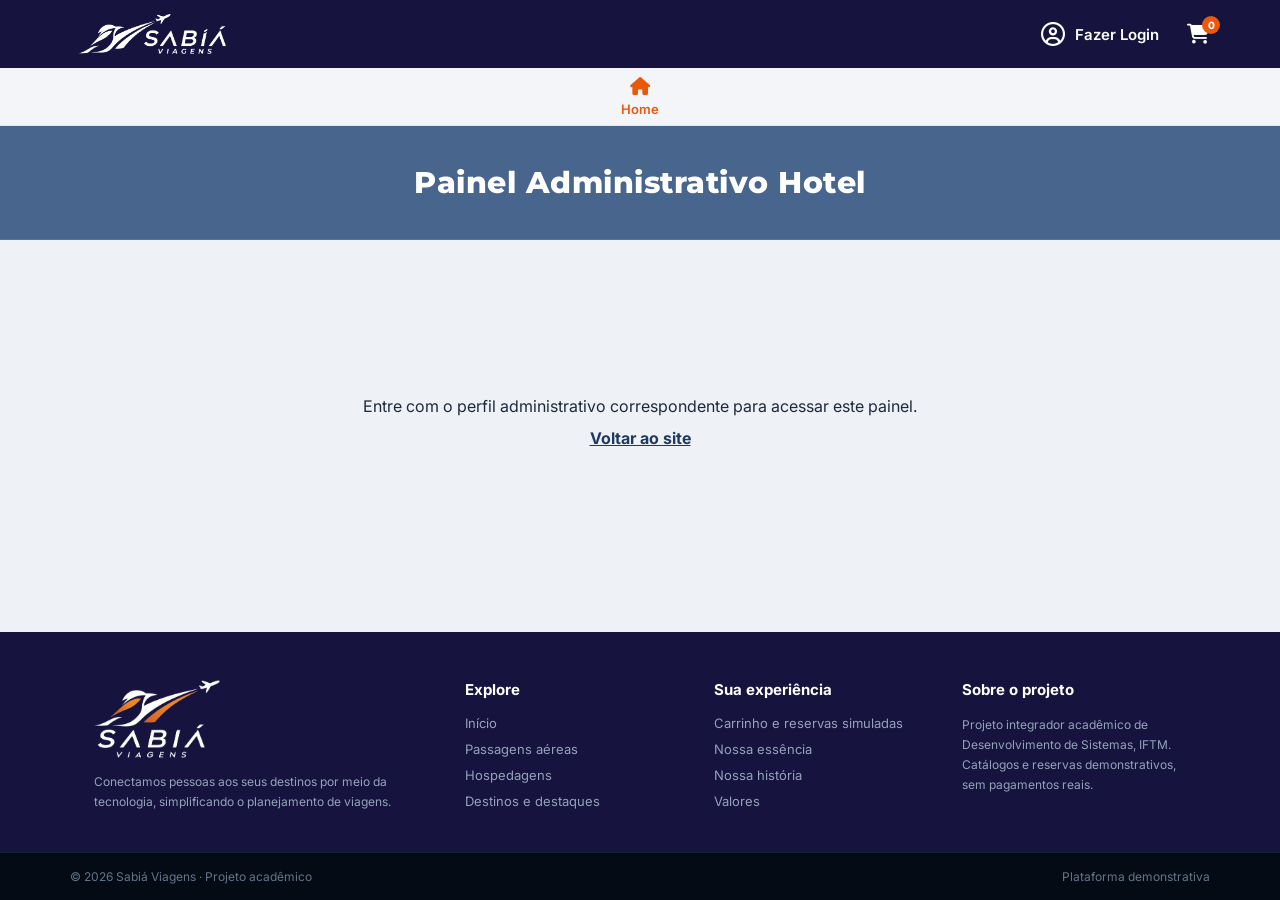
<file: SabiaViagensVersaoFinal/admin-hotel.html>
<!DOCTYPE html>
<html lang="pt-BR">
<head>
    <meta charset="UTF-8">
    <link rel="icon" type="image/png" href="marca/sabia-icone.png">
    <meta name="viewport" content="width=device-width, initial-scale=1.0">
    <title>Sabiá Viagens - Painel Administrativo Hotel</title>
    
    <link rel="preconnect" href="https://fonts.googleapis.com">
    <link rel="preconnect" href="https://fonts.gstatic.com" crossorigin>
    <link href="https://fonts.googleapis.com/css2?family=Inter:wght@400;500;600;700&family=Montserrat:wght@600;700;800&display=swap" rel="stylesheet">
    
    <link rel="stylesheet" href="https://cdnjs.cloudflare.com/ajax/libs/font-awesome/6.4.0/css/all.min.css">
    <link rel="stylesheet" href="global.css">
    <link rel="stylesheet" href="admin.css">
</head>
<body id="admin-hotel-page">

    
    <header class="top-header">
        <div class="header-container">
            <a href="index.html" class="logo marca-cabecalho" style="text-decoration: none;">
                    <img src="marca/sabia-horizontal.png" alt="Sabiá Viagens">
            </a>
            
            <div class="header-actions">
                
                <div class="auth-wrapper" id="auth-wrapper">
                    <button class="btn-login" id="btn-login-trigger">
                        <i class="fa-regular fa-user-circle" id="user-icon-logged"></i>
                        <span id="login-label">Fazer Login</span>
                    </button>
                    
                    <div class="user-dropdown-menu" id="user-dropdown-menu">
                        <div class="user-menu-header">
                            <strong id="user-full-name">Carlos Silva</strong>
                            <span id="user-email-disp">carlos@email.com</span>
                        </div>
                        <div class="menu-divider"></div>

                        <a href="carrinho.html" class="user-menu-item"><i class="fa-solid fa-plane-ticket"></i> Minhas Viagens</a>
                        <a href="#" class="user-menu-item"><i class="fa-solid fa-heart"></i> Favoritos</a>
                        <div class="menu-divider"></div>
                        <button type="button" class="user-menu-item btn-logout" id="btn-logout"><i class="fa-solid fa-right-from-bracket"></i> Sair</button>
                    </div>
                </div>

                <button class="btn-cart" id="btn-cart-trigger" aria-label="Carrinho" onclick="window.location.href='carrinho.html'">
                    <i class="fa-solid fa-cart-shopping"></i>
                    <span class="cart-badge" id="cart-badge">0</span>
                </button>
            </div>
        </div>
    </header>

    
    <nav class="main-nav">
        <div class="nav-container">
            <a href="index.html" class="nav-item active">
                <div class="icon-box"><i class="fa-solid fa-house"></i></div>
                <span>Home</span>
            </a>
        </div>
    </nav>

    
    <section class="admin-hero">
        <h1 class="admin-hero-title">Painel Administrativo Hotel</h1>
    </section>

    
    <main class="admin-main">
        <section class="admin-card painel-empresa">
            <h2><img class="marca-painel" src="marca/sabia-horizontal.png" alt="" width="510" height="135">Meu hotel</h2>
            <p id="status-solicitacao-hotel" role="status"></p>
            <div id="dados-meu-hotel" class="dados-estabelecimento" hidden>
                <p id="info-hotel-vinculado"></p>
                <p><strong>Estado:</strong> <span id="status-meu-hotel">Aprovado</span></p>
                <form id="form-edicao-hotel" class="form-edicao-hotel" hidden>
                    <h3>Editar informações comerciais</h3>
                    <p>O nome e a localização permanecem vinculados ao cadastro aprovado. Nesta etapa, é possível ajustar apenas a diária e as comodidades.</p>
                    <label>Diária de referência (R$) <input id="editar-hotel-diaria" type="number" min="0" step="0.01" required></label>
                    <label>Comodidades (separadas por vírgula) <textarea id="editar-hotel-comodidades" rows="3" maxlength="600"></textarea></label>
                    <button type="submit" class="btn-admin-cadastrar">Salvar informações</button>
                </form>
            </div>
        </section>
        <div class="admin-container">
            
            <div class="admin-grid admin-grid-parceiro">
                
                
                <div class="admin-card">
                    <div class="admin-card-icon">
                        <i class="fa-solid fa-bed"></i>
                    </div>
                    <h3 class="admin-card-title">Quartos</h3>
                    <p class="admin-card-desc">Gerencie os quartos e acomodações disponíveis no hotel</p>
                    <div class="admin-card-actions">
                        <button type="button" class="btn-admin-cadastrar" id="btn-open-cad-quarto">
                            <i class="fa-solid fa-circle-plus"></i> Cadastrar Quarto
                        </button>
                        <button type="button" class="btn-admin-visualizar" id="btn-open-list-quarto">
                            <i class="fa-solid fa-eye"></i> Visualizar Quartos
                        </button>
                    </div>
                </div>

                
                <div class="admin-card">
                    <div class="admin-card-icon">
                        <i class="fa-solid fa-calendar-check"></i>
                    </div>
                    <h3 class="admin-card-title">Reservas</h3>
                    <p class="admin-card-desc">Visualize e gerencie todas as reservas do hotel</p>
                    <div class="admin-card-actions">
                        <button type="button" class="btn-admin-visualizar" id="btn-open-list-reservas-hotel" style="width: 100%;">
                            <i class="fa-solid fa-eye"></i> Visualizar Reservas
                        </button>
                    </div>
                </div>

            </div>
        </div>
    </main>

    
    <footer class="main-footer" id="rodape-sabia">
        <div class="footer-container">
            <div class="footer-col footer-col-brand">
                <a class="logo marca-rodape footer-logo" href="index.html#home" aria-label="Sabiá Viagens, ir para a página inicial">
                    <img src="marca/sabia-fundo-escuro.png" alt="Sabiá Viagens">
                </a>
                <p class="footer-desc">Conectamos pessoas aos seus destinos por meio da tecnologia, simplificando o planejamento de viagens.</p>
            </div>
            <div class="footer-col">
                <h4 class="footer-col-title">Explore</h4>
                <ul class="footer-links">
                    <li><a href="index.html#home">Início</a></li>
                    <li><a href="index.html#passagens">Passagens aéreas</a></li>
                    <li><a href="index.html#hospedagem">Hospedagens</a></li>
                    <li><a href="index.html#promocoes">Destinos e destaques</a></li>
                </ul>
            </div>
            <div class="footer-col">
                <h4 class="footer-col-title">Sua experiência</h4>
                <ul class="footer-links">
                    <li><a href="carrinho.html">Carrinho e reservas simuladas</a></li>
                    <li><a href="index.html#nossa-essencia">Nossa essência</a></li>
                    <li><a href="index.html#nossa-historia">Nossa história</a></li>
                    <li><a href="index.html#nossos-valores">Valores</a></li>
                </ul>
            </div>
            <div class="footer-col">
                <h4 class="footer-col-title">Sobre o projeto</h4>
                <p class="footer-desc">Projeto integrador acadêmico de Desenvolvimento de Sistemas, IFTM. Catálogos e reservas demonstrativos, sem pagamentos reais.</p>
            </div>
        </div>
        <div class="footer-bottom-bar">
            <div class="bottom-container"><span>© 2026 Sabiá Viagens · Projeto acadêmico</span><span>Plataforma demonstrativa</span></div>
        </div>
    </footer>

    
    <button type="button" class="btn-back-to-top" id="btn-back-to-top" title="Voltar ao topo" aria-label="Voltar para o topo">
        <i class="fa-solid fa-chevron-up"></i>
    </button>

    
    <div class="modal-overlay" id="auth-modal-overlay">
        <div class="auth-modal-card">
            <button class="btn-close-auth" id="btn-close-auth">&times;</button>
            
            <div class="auth-logo-box">
                <img src="marca/sabia-horizontal.png" alt="Sabiá Viagens" width="510" height="135">
            </div>

            <form class="auth-form active" id="form-login">
                <div class="form-field">
                    <label>CPF ou E-mail</label>
                    <div class="input-with-icon">
                        <i class="fa-regular fa-user input-icon"></i>
                        <input type="text" id="login-cpf" autocomplete="username" placeholder="CPF ou e-mail cadastrado" required>
                    </div>
                </div>

                <div class="form-field">
                    <div class="auth-field-header">
                        <label>Senha</label>
                        <a href="#" class="link-forgot-pass" id="link-to-forgot">Esqueci minha senha?</a>
                    </div>
                    <div class="input-with-icon">
                        <i class="fa-solid fa-lock input-icon"></i>
                        <input type="password" id="login-senha" autocomplete="current-password" placeholder="••••••••" required>
                    </div>
                </div>

                <button type="submit" class="btn-auth-submit">Entrar</button>

                <p class="auth-switch-text">
                    Ainda não tem conta? <a href="#" id="link-to-register">Cadastre-se</a>
                </p>
            </form>

            <form class="auth-form" id="form-register">
                <div class="form-field">
                    <label>Nome Completo</label>
                    <div class="input-with-icon">
                        <i class="fa-regular fa-user input-icon"></i>
                        <input type="text" id="reg-nome" placeholder="Seu nome completo" required>
                    </div>
                </div>

                <div class="form-field">
                    <label>CPF</label>
                    <div class="input-with-icon">
                        <i class="fa-regular fa-id-card input-icon"></i>
                        <input type="text" id="reg-cpf" inputmode="numeric" placeholder="000.000.000-00" required>
                    </div>
                </div>

                <div class="form-field">
                    <label>E-mail</label>
                    <div class="input-with-icon">
                        <i class="fa-regular fa-envelope input-icon"></i>
                        <input type="email" id="reg-email" autocomplete="email" placeholder="seu@email.com" required>
                    </div>
                </div>

                <div class="form-field">
                    <label>Senha</label>
                    <div class="input-with-icon">
                        <i class="fa-solid fa-lock input-icon"></i>
                        <input type="password" id="reg-senha" autocomplete="new-password" placeholder="••••••••" required>
                    </div>
                </div>

                <div class="form-field">
                    <label for="reg-tipo">Tipo de conta</label>
                    <select id="reg-tipo" class="cadastro-select" required>
                        <option value="CLIENTE">Cliente</option>
                        <option value="SOLICITANTE_HOTEL">Responsável por hotel</option>
                        <option value="SOLICITANTE_COMPANHIA">Responsável por companhia aérea</option>
                    </select>
                </div>
                <div class="cadastro-parceiro" id="reg-campos-hotel" hidden>
                    <p>Informe os dados do hotel. A gestão só será liberada após aprovação.</p>
                    <label for="reg-hotel-nome">Nome do hotel</label><input id="reg-hotel-nome" type="text" maxlength="120">
                    <label for="reg-hotel-cidade">Cidade</label><input id="reg-hotel-cidade" type="text" maxlength="90">
                    <label for="reg-hotel-pais">País</label><input id="reg-hotel-pais" type="text" maxlength="90">
                    <label for="reg-hotel-diaria">Diária de referência (R$)</label><input id="reg-hotel-diaria" type="number" min="0" step="0.01">
                </div>
                <div class="cadastro-parceiro" id="reg-campos-companhia" hidden>
                    <p>Cadastre uma nova companhia. Não é possível assumir outra pelo nome.</p>
                    <label for="reg-cia-nome">Nome da companhia</label><input id="reg-cia-nome" type="text" maxlength="120">
                    <label for="reg-cia-iata">Código IATA</label><input id="reg-cia-iata" type="text" maxlength="3" placeholder="Ex.: AB">
                    <label for="reg-cia-pais">País de origem</label><input id="reg-cia-pais" type="text" maxlength="90">
                </div>

                <button type="submit" class="btn-auth-submit">Criar Conta</button>

                <p class="auth-switch-text">
                    Já possui uma conta? <a href="#" id="link-to-login">Faça Login</a>
                </p>
            </form>

            <form class="auth-form" id="form-forgot">
                <div style="text-align: center; margin-bottom: 8px;">
                    <h3 style="font-size: 16px; font-weight: 700; color: #1e293b; margin: 0 0 4px;">Recuperar Senha</h3>
                    <p style="font-size: 12px; color: #64748b; margin: 0;">Informe seu CPF ou E-mail e crie uma nova senha de acesso.</p>
                </div>

                <div class="form-field">
                    <label>CPF ou E-mail</label>
                    <div class="input-with-icon">
                        <i class="fa-regular fa-envelope input-icon"></i>
                        <input type="text" id="forgot-ident" placeholder="seu@email.com ou 000.000.000-00" required>
                    </div>
                </div>

                <div class="form-field">
                    <label>Nova Senha</label>
                    <div class="input-with-icon">
                        <i class="fa-solid fa-lock input-icon"></i>
                        <input type="password" id="forgot-senha" placeholder="••••••••" required>
                    </div>
                </div>

                <div class="form-field">
                    <label>Confirmar Nova Senha</label>
                    <div class="input-with-icon">
                        <i class="fa-solid fa-shield-halved input-icon"></i>
                        <input type="password" id="forgot-senha-confirm" placeholder="••••••••" required>
                    </div>
                </div>

                <button type="submit" class="btn-auth-submit">Salvar Nova Senha</button>

                <p class="auth-switch-text">
                    Lembrou a senha? <a href="#" id="link-forgot-to-login">Voltar ao Login</a>
                </p>
            </form>

        </div>
    </div>


    
    <div class="admin-modal-overlay" id="modal-cad-quarto">
        <div class="admin-modal-card">
            <div class="admin-modal-header">
                <h3 class="admin-modal-title"><i class="fa-solid fa-bed"></i> Cadastrar Novo Quarto</h3>
                <button type="button" class="btn-close-admin-modal" data-close="modal-cad-quarto">&times;</button>
            </div>
            <form id="form-cad-quarto">
                <div class="admin-form-grid">
                    <div class="admin-form-group">
                        <label>Tipo do Quarto *</label>
                        <select id="cad-quarto-tipo" required>
                            <option value="">Selecione...</option>
                            <option value="Solteiro">Solteiro</option>
                            <option value="Casal">Casal</option>
                            <option value="Duplo">Duplo</option>
                            <option value="Suite">Suíte</option>
                            <option value="Suite Presidencial">Suíte Presidencial</option>
                            <option value="Familiar">Familiar</option>
                        </select>
                    </div>
                    <div class="admin-form-group">
                        <label>Número do Quarto *</label>
                        <input type="text" id="cad-quarto-numero" placeholder="Ex: 101, 202A" required>
                    </div>
                </div>
                <div class="admin-form-grid">
                    <div class="admin-form-group">
                        <label>Capacidade (pessoas) *</label>
                        <input type="number" id="cad-quarto-capacidade" placeholder="Ex: 2" min="1" max="10" required>
                    </div>
                    <div class="admin-form-group">
                        <label>Diária (R$) *</label>
                        <input type="number" id="cad-quarto-diaria" placeholder="Ex: 350.00" step="0.01" min="0" required>
                    </div>
                </div>
                <div class="admin-form-group">
                    <label>Comodidades</label>
                    <input type="text" id="cad-quarto-comodidades" placeholder="Ex: Ar-condicionado, TV, Frigobar, Wi-Fi">
                </div>
                <div class="admin-form-group">
                    <label>Status de Disponibilidade</label>
                    <select id="cad-quarto-status">
                        <option value="disponivel">Disponível</option>
                        <option value="ocupado">Ocupado</option>
                        <option value="manutencao">Em Manutenção</option>
                    </select>
                </div>

                <button type="submit" class="btn-admin-submit">
                    <i class="fa-solid fa-floppy-disk"></i> Salvar Quarto
                </button>
            </form>
        </div>
    </div>

    
    <div class="admin-modal-overlay" id="modal-list-quarto">
        <div class="admin-modal-card wide">
            <div class="admin-modal-header">
                <h3 class="admin-modal-title"><i class="fa-solid fa-bed"></i> Quartos Cadastrados</h3>
                <button type="button" class="btn-close-admin-modal" data-close="modal-list-quarto">&times;</button>
            </div>
            <div class="admin-table-container">
                <table class="admin-table">
                    <thead>
                        <tr>
                            <th>Número</th>
                            <th>Tipo</th>
                            <th>Capacidade</th>
                            <th>Diária</th>
                            <th>Status</th>
                            <th>Ações</th>
                        </tr>
                    </thead>
                    <tbody id="table-body-quartos">
                        
                    </tbody>
                </table>
            </div>
        </div>
    </div>

    
    <div class="admin-modal-overlay" id="modal-list-reservas-hotel">
        <div class="admin-modal-card wide">
            <div class="admin-modal-header">
                <h3 class="admin-modal-title"><i class="fa-solid fa-calendar-check"></i> Reservas do Hotel</h3>
                <button type="button" class="btn-close-admin-modal" data-close="modal-list-reservas-hotel">&times;</button>
            </div>
            <div class="admin-table-container">
                <table class="admin-table">
                    <thead>
                        <tr>
                            <th>Hóspede</th>
                            <th>Quarto</th>
                            <th>Check-in</th>
                            <th>Check-out</th>
                            <th>Total</th>
                            <th>Status</th>
                        </tr>
                    </thead>
                    <tbody id="table-body-reservas-hotel">
                        
                    </tbody>
                </table>
            </div>
        </div>
    </div>

    <script src="db.js"></script>
    <script src="script.js"></script>
</body>
</html>
</file>
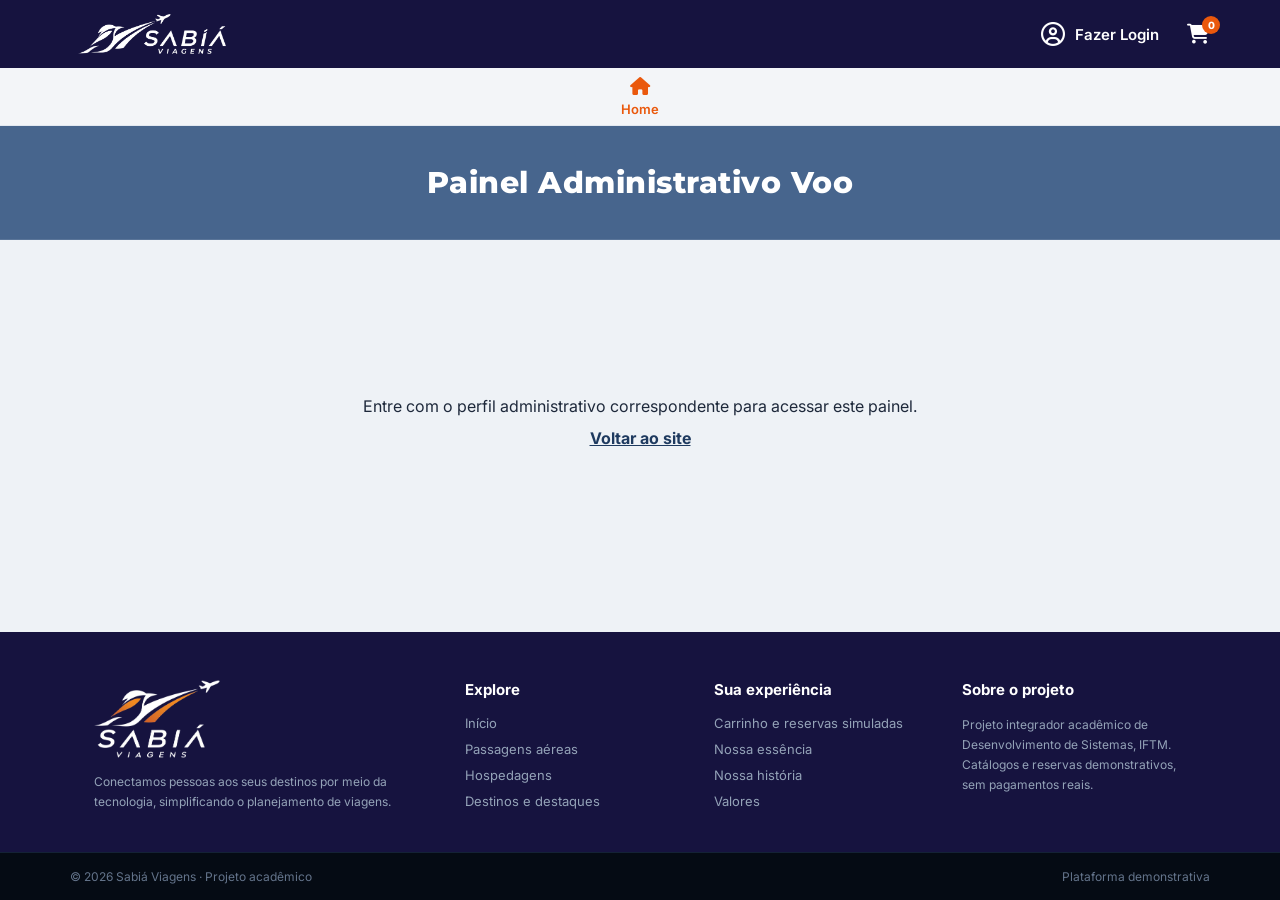
<file: SabiaViagensVersaoFinal/admin-voo.html>
<!DOCTYPE html>
<html lang="pt-BR">
<head>
    <meta charset="UTF-8">
    <link rel="icon" type="image/png" href="marca/sabia-icone.png">
    <meta name="viewport" content="width=device-width, initial-scale=1.0">
    <title>Sabiá Viagens - Painel Administrativo Voo</title>
    
    <link rel="preconnect" href="https://fonts.googleapis.com">
    <link rel="preconnect" href="https://fonts.gstatic.com" crossorigin>
    <link href="https://fonts.googleapis.com/css2?family=Inter:wght@400;500;600;700&family=Montserrat:wght@600;700;800&display=swap" rel="stylesheet">
    
    <link rel="stylesheet" href="https://cdnjs.cloudflare.com/ajax/libs/font-awesome/6.4.0/css/all.min.css">
    <link rel="stylesheet" href="global.css">
    <link rel="stylesheet" href="admin.css">
</head>
<body id="admin-voo-page">

    
    <header class="top-header">
        <div class="header-container">
            <a href="index.html" class="logo marca-cabecalho" style="text-decoration: none;">
                    <img src="marca/sabia-horizontal.png" alt="Sabiá Viagens">
            </a>
            
            <div class="header-actions">
                
                <div class="auth-wrapper" id="auth-wrapper">
                    <button class="btn-login" id="btn-login-trigger">
                        <i class="fa-regular fa-user-circle" id="user-icon-logged"></i>
                        <span id="login-label">Fazer Login</span>
                    </button>
                    
                    <div class="user-dropdown-menu" id="user-dropdown-menu">
                        <div class="user-menu-header">
                            <strong id="user-full-name">Carlos Silva</strong>
                            <span id="user-email-disp">carlos@email.com</span>
                        </div>
                        <div class="menu-divider"></div>

                        <a href="carrinho.html" class="user-menu-item"><i class="fa-solid fa-plane-ticket"></i> Minhas Viagens</a>
                        <a href="#" class="user-menu-item"><i class="fa-solid fa-heart"></i> Favoritos</a>
                        <div class="menu-divider"></div>
                        <button type="button" class="user-menu-item btn-logout" id="btn-logout"><i class="fa-solid fa-right-from-bracket"></i> Sair</button>
                    </div>
                </div>

                <button class="btn-cart" id="btn-cart-trigger" aria-label="Carrinho" onclick="window.location.href='carrinho.html'">
                    <i class="fa-solid fa-cart-shopping"></i>
                    <span class="cart-badge" id="cart-badge">0</span>
                </button>
            </div>
        </div>
    </header>

    
    <nav class="main-nav">
        <div class="nav-container">
            <a href="index.html" class="nav-item active">
                <div class="icon-box"><i class="fa-solid fa-house"></i></div>
                <span>Home</span>
            </a>
        </div>
    </nav>

    
    <section class="admin-hero">
        <h1 class="admin-hero-title">Painel Administrativo Voo</h1>
    </section>

    
    <main class="admin-main">
        <div class="admin-container">
            <section class="painel-empresa" aria-labelledby="titulo-minha-companhia">
                <h2 id="titulo-minha-companhia"><img class="marca-painel" src="marca/sabia-horizontal.png" alt="" width="510" height="135">Minha companhia</h2>
                <p id="identificacao-companhia">Dados da companhia vinculada à sua conta.</p>
                <p id="situacao-companhia">Status: aprovado</p>
                <p>Utilize os controles abaixo para consultar e administrar os voos autorizados.</p>
            </section>
            

            
            <div class="admin-grid admin-grid-parceiro">
                
                
                <div class="admin-card">
                    <div class="admin-card-icon">
                        <i class="fa-solid fa-plane"></i>
                    </div>
                    <h3 class="admin-card-title">Voos</h3>
                    <p class="admin-card-desc">Gerencie os voos e rotas disponíveis da companhia</p>
                    <div class="admin-card-actions">
                        <button type="button" class="btn-admin-cadastrar" id="btn-open-cad-voo">
                            <i class="fa-solid fa-circle-plus"></i> Cadastrar Voo
                        </button>
                        <button type="button" class="btn-admin-visualizar" id="btn-open-list-voo">
                            <i class="fa-solid fa-eye"></i> Visualizar Voos
                        </button>
                    </div>
                </div>

                
                <div class="admin-card">
                    <div class="admin-card-icon">
                        <i class="fa-solid fa-calendar-check"></i>
                    </div>
                    <h3 class="admin-card-title">Reservas</h3>
                    <p class="admin-card-desc">Visualize e gerencie todas as reservas de voos</p>
                    <div class="admin-card-actions">
                        <button type="button" class="btn-admin-visualizar" id="btn-open-list-reservas-voo" style="width: 100%;">
                            <i class="fa-solid fa-eye"></i> Visualizar Reservas
                        </button>
                    </div>
                </div>

            </div>
        </div>
    </main>

    
    <footer class="main-footer" id="rodape-sabia">
        <div class="footer-container">
            <div class="footer-col footer-col-brand">
                <a class="logo marca-rodape footer-logo" href="index.html#home" aria-label="Sabiá Viagens, ir para a página inicial">
                    <img src="marca/sabia-fundo-escuro.png" alt="Sabiá Viagens">
                </a>
                <p class="footer-desc">Conectamos pessoas aos seus destinos por meio da tecnologia, simplificando o planejamento de viagens.</p>
            </div>
            <div class="footer-col">
                <h4 class="footer-col-title">Explore</h4>
                <ul class="footer-links">
                    <li><a href="index.html#home">Início</a></li>
                    <li><a href="index.html#passagens">Passagens aéreas</a></li>
                    <li><a href="index.html#hospedagem">Hospedagens</a></li>
                    <li><a href="index.html#promocoes">Destinos e destaques</a></li>
                </ul>
            </div>
            <div class="footer-col">
                <h4 class="footer-col-title">Sua experiência</h4>
                <ul class="footer-links">
                    <li><a href="carrinho.html">Carrinho e reservas simuladas</a></li>
                    <li><a href="index.html#nossa-essencia">Nossa essência</a></li>
                    <li><a href="index.html#nossa-historia">Nossa história</a></li>
                    <li><a href="index.html#nossos-valores">Valores</a></li>
                </ul>
            </div>
            <div class="footer-col">
                <h4 class="footer-col-title">Sobre o projeto</h4>
                <p class="footer-desc">Projeto integrador acadêmico de Desenvolvimento de Sistemas, IFTM. Catálogos e reservas demonstrativos, sem pagamentos reais.</p>
            </div>
        </div>
        <div class="footer-bottom-bar">
            <div class="bottom-container"><span>© 2026 Sabiá Viagens · Projeto acadêmico</span><span>Plataforma demonstrativa</span></div>
        </div>
    </footer>

    
    <button type="button" class="btn-back-to-top" id="btn-back-to-top" title="Voltar ao topo" aria-label="Voltar para o topo">
        <i class="fa-solid fa-chevron-up"></i>
    </button>

    
    <div class="modal-overlay" id="auth-modal-overlay">
        <div class="auth-modal-card">
            <button class="btn-close-auth" id="btn-close-auth">&times;</button>
            
            <div class="auth-logo-box">
                <img src="marca/sabia-horizontal.png" alt="Sabiá Viagens" width="510" height="135">
            </div>

            <form class="auth-form active" id="form-login">
                <div class="form-field">
                    <label>CPF ou E-mail</label>
                    <div class="input-with-icon">
                        <i class="fa-regular fa-user input-icon"></i>
                        <input type="text" id="login-cpf" autocomplete="username" placeholder="CPF ou e-mail cadastrado" required>
                    </div>
                </div>

                <div class="form-field">
                    <div class="auth-field-header">
                        <label>Senha</label>
                        <a href="#" class="link-forgot-pass" id="link-to-forgot">Esqueci minha senha?</a>
                    </div>
                    <div class="input-with-icon">
                        <i class="fa-solid fa-lock input-icon"></i>
                        <input type="password" id="login-senha" autocomplete="current-password" placeholder="••••••••" required>
                    </div>
                </div>

                <button type="submit" class="btn-auth-submit">Entrar</button>

                <p class="auth-switch-text">
                    Ainda não tem conta? <a href="#" id="link-to-register">Cadastre-se</a>
                </p>
            </form>

            <form class="auth-form" id="form-register">
                <div class="form-field">
                    <label>Nome Completo</label>
                    <div class="input-with-icon">
                        <i class="fa-regular fa-user input-icon"></i>
                        <input type="text" id="reg-nome" placeholder="Seu nome completo" required>
                    </div>
                </div>

                <div class="form-field">
                    <label>CPF</label>
                    <div class="input-with-icon">
                        <i class="fa-regular fa-id-card input-icon"></i>
                        <input type="text" id="reg-cpf" inputmode="numeric" placeholder="000.000.000-00" required>
                    </div>
                </div>

                <div class="form-field">
                    <label>E-mail</label>
                    <div class="input-with-icon">
                        <i class="fa-regular fa-envelope input-icon"></i>
                        <input type="email" id="reg-email" autocomplete="email" placeholder="seu@email.com" required>
                    </div>
                </div>

                <div class="form-field">
                    <label>Senha</label>
                    <div class="input-with-icon">
                        <i class="fa-solid fa-lock input-icon"></i>
                        <input type="password" id="reg-senha" autocomplete="new-password" placeholder="••••••••" required>
                    </div>
                </div>

                <div class="form-field">
                    <label for="reg-tipo">Tipo de conta</label>
                    <select id="reg-tipo" class="cadastro-select" required>
                        <option value="CLIENTE">Cliente</option>
                        <option value="SOLICITANTE_HOTEL">Responsável por hotel</option>
                        <option value="SOLICITANTE_COMPANHIA">Responsável por companhia aérea</option>
                    </select>
                </div>
                <div class="cadastro-parceiro" id="reg-campos-hotel" hidden>
                    <p>Informe os dados do hotel. A gestão só será liberada após aprovação.</p>
                    <label for="reg-hotel-nome">Nome do hotel</label><input id="reg-hotel-nome" type="text" maxlength="120">
                    <label for="reg-hotel-cidade">Cidade</label><input id="reg-hotel-cidade" type="text" maxlength="90">
                    <label for="reg-hotel-pais">País</label><input id="reg-hotel-pais" type="text" maxlength="90">
                    <label for="reg-hotel-diaria">Diária de referência (R$)</label><input id="reg-hotel-diaria" type="number" min="0" step="0.01">
                </div>
                <div class="cadastro-parceiro" id="reg-campos-companhia" hidden>
                    <p>Cadastre uma nova companhia. Não é possível assumir outra pelo nome.</p>
                    <label for="reg-cia-nome">Nome da companhia</label><input id="reg-cia-nome" type="text" maxlength="120">
                    <label for="reg-cia-iata">Código IATA</label><input id="reg-cia-iata" type="text" maxlength="3" placeholder="Ex.: AB">
                    <label for="reg-cia-pais">País de origem</label><input id="reg-cia-pais" type="text" maxlength="90">
                </div>

                <button type="submit" class="btn-auth-submit">Criar Conta</button>

                <p class="auth-switch-text">
                    Já possui uma conta? <a href="#" id="link-to-login">Faça Login</a>
                </p>
            </form>

            <form class="auth-form" id="form-forgot">
                <div style="text-align: center; margin-bottom: 8px;">
                    <h3 style="font-size: 16px; font-weight: 700; color: #1e293b; margin: 0 0 4px;">Recuperar Senha</h3>
                    <p style="font-size: 12px; color: #64748b; margin: 0;">Informe seu CPF ou E-mail e crie uma nova senha de acesso.</p>
                </div>

                <div class="form-field">
                    <label>CPF ou E-mail</label>
                    <div class="input-with-icon">
                        <i class="fa-regular fa-envelope input-icon"></i>
                        <input type="text" id="forgot-ident" placeholder="seu@email.com ou 000.000.000-00" required>
                    </div>
                </div>

                <div class="form-field">
                    <label>Nova Senha</label>
                    <div class="input-with-icon">
                        <i class="fa-solid fa-lock input-icon"></i>
                        <input type="password" id="forgot-senha" placeholder="••••••••" required>
                    </div>
                </div>

                <div class="form-field">
                    <label>Confirmar Nova Senha</label>
                    <div class="input-with-icon">
                        <i class="fa-solid fa-shield-halved input-icon"></i>
                        <input type="password" id="forgot-senha-confirm" placeholder="••••••••" required>
                    </div>
                </div>

                <button type="submit" class="btn-auth-submit">Salvar Nova Senha</button>

                <p class="auth-switch-text">
                    Lembrou a senha? <a href="#" id="link-forgot-to-login">Voltar ao Login</a>
                </p>
            </form>

        </div>
    </div>


    
    <div class="admin-modal-overlay" id="modal-cad-voo">
        <div class="admin-modal-card">
            <div class="admin-modal-header">
                <h3 class="admin-modal-title"><i class="fa-solid fa-plane"></i> Cadastrar Novo Voo</h3>
                <button type="button" class="btn-close-admin-modal" data-close="modal-cad-voo">&times;</button>
            </div>
            <form id="form-cad-voo">
                <label hidden>Companhia <select id="cad-voo-companhia"><option value="">Selecione</option></select></label>
                <div class="admin-form-grid">
                    <div class="admin-form-group">
                        <label>Número do Voo *</label>
                        <input type="text" id="cad-voo-numero" placeholder="Ex: LA1234, G31234" required>
                    </div>
                    <div class="admin-form-group">
                        <label>Classe</label>
                        <select id="cad-voo-classe">
                            <option value="Econômica">Econômica</option>
                            <option value="Executiva">Executiva</option>
                            <option value="Primeira Classe">Primeira Classe</option>
                        </select>
                    </div>
                </div>
                <div class="admin-form-grid">
                    <div class="admin-form-group">
                        <label>Origem *</label>
                        <input type="text" id="cad-voo-origem" placeholder="Ex: São Paulo (GRU)" required>
                    </div>
                    <div class="admin-form-group">
                        <label>Destino *</label>
                        <input type="text" id="cad-voo-destino" placeholder="Ex: Rio de Janeiro (GIG)" required>
                    </div>
                </div>
                <div class="admin-form-grid">
                    <div class="admin-form-group">
                        <label>Data de Partida *</label>
                        <input type="datetime-local" id="cad-voo-partida" required>
                    </div>
                    <div class="admin-form-group">
                        <label>Data de Chegada *</label>
                        <input type="datetime-local" id="cad-voo-chegada" required>
                    </div>
                </div>
                <div class="admin-form-grid">
                    <div class="admin-form-group">
                        <label>Preço (R$) *</label>
                        <input type="number" id="cad-voo-preco" placeholder="Ex: 450.00" step="0.01" min="0" required>
                    </div>
                    <div class="admin-form-group">
                        <label>Assentos Disponíveis *</label>
                        <input type="number" id="cad-voo-assentos" placeholder="Ex: 150" min="1" required>
                    </div>
                </div>

                <button type="submit" class="btn-admin-submit">
                    <i class="fa-solid fa-floppy-disk"></i> Salvar Voo
                </button>
            </form>
        </div>
    </div>

    
    <div class="admin-modal-overlay" id="modal-list-voo">
        <div class="admin-modal-card wide">
            <div class="admin-modal-header">
                <h3 class="admin-modal-title"><i class="fa-solid fa-plane"></i> Voos Cadastrados</h3>
                <button type="button" class="btn-close-admin-modal" data-close="modal-list-voo">&times;</button>
            </div>
            <div class="admin-table-container">
                <table class="admin-table">
                    <thead>
                        <tr>
                            <th>Número</th>
                            <th>Origem</th>
                            <th>Destino</th>
                            <th>Partida</th>
                            <th>Chegada</th>
                            <th>Preço</th>
                            <th>Assentos</th>
                            <th>Ações</th>
                        </tr>
                    </thead>
                    <tbody id="table-body-voos-cia">
                        
                    </tbody>
                </table>
            </div>
        </div>
    </div>

    
    <div class="admin-modal-overlay" id="modal-list-reservas-voo">
        <div class="admin-modal-card wide">
            <div class="admin-modal-header">
                <h3 class="admin-modal-title"><i class="fa-solid fa-calendar-check"></i> Reservas de Voos</h3>
                <button type="button" class="btn-close-admin-modal" data-close="modal-list-reservas-voo">&times;</button>
            </div>
            <div class="admin-table-container">
                <table class="admin-table">
                    <thead>
                        <tr>
                            <th>Passageiro</th>
                            <th>Voo</th>
                            <th>Origem</th>
                            <th>Destino</th>
                            <th>Data</th>
                            <th>Valor</th>
                            <th>Status</th>
                        </tr>
                    </thead>
                    <tbody id="table-body-reservas-voo">
                        
                    </tbody>
                </table>
            </div>
        </div>
    </div>

    <script src="db.js"></script>
    <script src="script.js"></script>
</body>
</html>
</file>
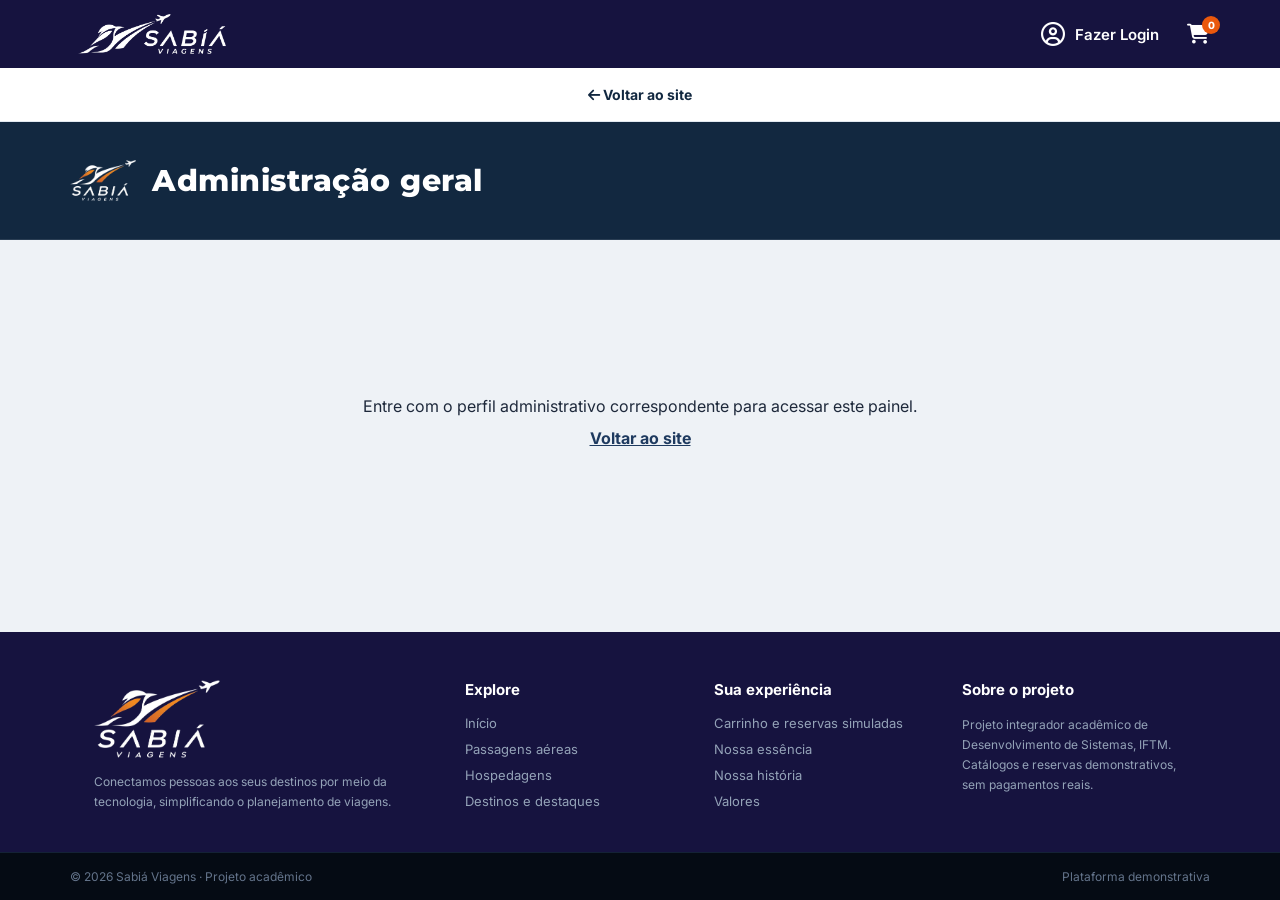
<file: SabiaViagensVersaoFinal/admin.html>
<!DOCTYPE html>
<html lang="pt-BR">
<head>
    <meta charset="UTF-8">
    <link rel="icon" type="image/png" href="marca/sabia-icone.png">
    <meta name="viewport" content="width=device-width, initial-scale=1.0">
    <title>Sabiá Viagens - Painel Administrativo</title>
    
    <link rel="preconnect" href="https://fonts.googleapis.com">
    <link rel="preconnect" href="https://fonts.gstatic.com" crossorigin>
    <link href="https://fonts.googleapis.com/css2?family=Inter:wght@400;500;600;700&family=Montserrat:wght@600;700;800&display=swap" rel="stylesheet">
    
    <link rel="stylesheet" href="https://cdnjs.cloudflare.com/ajax/libs/font-awesome/6.4.0/css/all.min.css">
    <link rel="stylesheet" href="global.css">
    <link rel="stylesheet" href="admin.css">
</head>
<body id="admin-page">

    
    <header class="top-header">
        <div class="header-container">
            <a href="index.html" class="logo marca-cabecalho" style="text-decoration: none;">
                    <img src="marca/sabia-horizontal.png" alt="Sabiá Viagens">
            </a>
            
            <div class="header-actions">
                
                <div class="auth-wrapper" id="auth-wrapper">
                    <button class="btn-login" id="btn-login-trigger">
                        <i class="fa-regular fa-user-circle" id="user-icon-logged"></i>
                        <span id="login-label">Fazer Login</span>
                    </button>
                    
                    <div class="user-dropdown-menu" id="user-dropdown-menu">
                        <div class="user-menu-header">
                            <strong id="user-full-name">Carlos Silva</strong>
                            <span id="user-email-disp">carlos@email.com</span>
                        </div>
                        <div class="menu-divider"></div>

                        <a href="carrinho.html" class="user-menu-item"><i class="fa-solid fa-plane-ticket"></i> Minhas Viagens</a>
                        <a href="#" class="user-menu-item"><i class="fa-solid fa-heart"></i> Favoritos</a>
                        <div class="menu-divider"></div>
                        <button type="button" class="user-menu-item btn-logout" id="btn-logout"><i class="fa-solid fa-right-from-bracket"></i> Sair</button>
                    </div>
                </div>

                <button class="btn-cart" id="btn-cart-trigger" aria-label="Carrinho" onclick="window.location.href='carrinho.html'">
                    <i class="fa-solid fa-cart-shopping"></i>
                    <span class="cart-badge" id="cart-badge">0</span>
                </button>
            </div>
        </div>
    </header>

    
    <nav class="admin-secoes" aria-label="Navegação do painel geral">
        <a href="index.html"><i class="fa-solid fa-arrow-left" aria-hidden="true"></i> Voltar ao site</a>
        <a href="#gestao-servicos">Serviços</a>
        <a href="#gestao-cadastros">Cadastros</a>
        <a href="#solicitacoes-hoteis">Solicitações</a>
    </nav>

    <section class="admin-hero">
        <div class="admin-container">
            <h1 class="admin-hero-title marca-painel-titulo">
                <img src="marca/sabia-fundo-escuro.png" alt="" width="355" height="220">Administração geral</h1>
        </div>
    </section>

    <main class="admin-main">
        <div class="admin-container admin-painel-geral">
            <section id="gestao-servicos" aria-labelledby="titulo-servicos">
                <h2 id="titulo-servicos">Serviços</h2>
                <div class="admin-grid admin-grid-servicos">
                    <article class="admin-card">
                        <div class="admin-card-icon">
                            <i class="fa-solid fa-hotel"></i>
                        </div>
                        <h3 class="admin-card-title">Hotéis</h3>
                        <p class="admin-card-desc">Cadastre hotéis aprovados e consulte os estabelecimentos do catálogo.</p>
                        <div class="admin-card-actions">
                            <button type="button" class="btn-admin-cadastrar" id="btn-open-cad-hotel">
                                <i class="fa-solid fa-circle-plus"></i> Cadastrar Hotel
                            </button>
                            <button type="button" class="btn-admin-visualizar" id="btn-open-list-hotel">
                                <i class="fa-solid fa-eye"></i> Visualizar Hotéis
                            </button>
                        </div>
                    </article>
                    <article class="admin-card">
                        <div class="admin-card-icon"><i class="fa-solid fa-plane" aria-hidden="true"></i></div>
                        <h3 class="admin-card-title">Voos</h3>
                        <p class="admin-card-desc">Cadastre, consulte, edite e exclua voos de todas as companhias.</p>
                        <div class="admin-card-actions">
                            <a class="btn-admin-visualizar" href="admin_voo.html">
                                Gerenciar voos <i class="fa-solid fa-arrow-right" aria-hidden="true"></i>
                            </a>
                        </div>
                    </article>
                </div>
            </section>

            <section id="gestao-cadastros" aria-labelledby="titulo-cadastros">
                <h2 id="titulo-cadastros">Cadastros</h2>
                <div class="admin-grid admin-grid-cadastros">
                    <article class="admin-card">
                        <div class="admin-card-icon">
                            <i class="fa-solid fa-building"></i>
                        </div>
                        <h3 class="admin-card-title">Companhias</h3>
                        <p class="admin-card-desc">Cadastre companhias e vincule seus gestores.</p>
                        <div class="admin-card-actions">
                            <button type="button" class="btn-admin-cadastrar" id="btn-open-cad-cia">
                                <i class="fa-solid fa-circle-plus"></i> Cadastrar Companhia
                            </button>
                            <button type="button" class="btn-admin-visualizar" id="btn-open-list-cia">
                                <i class="fa-solid fa-eye"></i> Visualizar Companhias
                            </button>
                        </div>
                    </article>
                    <article class="admin-card">
                        <div class="admin-card-icon">
                            <i class="fa-solid fa-city"></i>
                        </div>
                        <h3 class="admin-card-title">Localidades</h3>
                        <p class="admin-card-desc">Gerencie as localidades usadas por hotéis e aeroportos do catálogo.</p>
                        <div class="admin-card-actions">
                            <button type="button" class="btn-admin-cadastrar" id="btn-open-cad-cidade">
                                <i class="fa-solid fa-circle-plus"></i> Vincular localidade
                            </button>
                            <button type="button" class="btn-admin-visualizar" id="btn-open-list-cidade">
                                <i class="fa-solid fa-eye"></i> Consultar vínculos
                            </button>
                        </div>
                    </article>
                    <article class="admin-card">
                        <div class="admin-card-icon">
                            <i class="fa-solid fa-plane-departure"></i>
                        </div>
                        <h3 class="admin-card-title">Aeroportos</h3>
                        <p class="admin-card-desc">Cadastre aeroportos e consulte suas cidades e códigos.</p>
                        <div class="admin-card-actions">
                            <button type="button" class="btn-admin-cadastrar" id="btn-open-cad-aero">
                                <i class="fa-solid fa-circle-plus"></i> Cadastrar Aeroporto
                            </button>
                            <button type="button" class="btn-admin-visualizar" id="btn-open-list-aero">
                                <i class="fa-solid fa-eye"></i> Visualizar Aeroportos
                            </button>
                        </div>
                    </article>
                </div>
            </section>

            <section id="solicitacoes-hoteis" class="admin-bloco central-solicitacoes" aria-labelledby="titulo-solicitacoes">
                <div class="admin-central-header">
                    <div><h2 id="titulo-solicitacoes">Central de solicitações</h2>
                    <p>Analise as empresas parceiras antes de liberar acesso à administração.</p></div>
                    <strong class="contador-pendencias"><span id="total-solicitacoes-pendentes">0</span> pendente(s)</strong>
                </div>
                <div class="central-ferramentas">
                    <div class="central-abas" role="tablist" aria-label="Tipo de solicitação">
                        <button type="button" class="central-aba active" data-aba-solicitacao="hotel" role="tab" aria-selected="true">Hotéis</button>
                        <button type="button" class="central-aba" data-aba-solicitacao="companhia" role="tab" aria-selected="false">Companhias aéreas</button>
                    </div>
                    <label for="filtro-status-solicitacoes">Filtrar por status
                        <select id="filtro-status-solicitacoes"><option value="pendente">Pendentes</option>
                            <option value="aprovado">Aprovadas</option><option value="rejeitado">Rejeitadas</option>
                            <option value="todas">Todas</option></select>
                    </label>
                </div>
                <div id="painel-solicitacoes-hotel" role="tabpanel"><div id="lista-solicitacoes-hotel" class="lista-solicitacoes"></div></div>
                <div id="painel-solicitacoes-companhia" role="tabpanel" hidden><div id="lista-solicitacoes-companhia" class="lista-solicitacoes"></div></div>
            </section>

            <section class="admin-bloco admin-manutencao" aria-labelledby="titulo-manutencao">
                <div>
                    <h2 id="titulo-manutencao">Manutenção do catálogo</h2>
                    <p>Recupere os cadastros da base inicial.</p>
                </div>
                <button type="button" class="btn-admin-visualizar" id="btn-restaurar-catalogo">Restaurar catálogo inicial</button>
            </section>
        </div>
    </main>

    
    <footer class="main-footer" id="rodape-sabia">
        <div class="footer-container">
            <div class="footer-col footer-col-brand">
                <a class="logo marca-rodape footer-logo" href="index.html#home" aria-label="Sabiá Viagens, ir para a página inicial">
                    <img src="marca/sabia-fundo-escuro.png" alt="Sabiá Viagens">
                </a>
                <p class="footer-desc">Conectamos pessoas aos seus destinos por meio da tecnologia, simplificando o planejamento de viagens.</p>
            </div>
            <div class="footer-col">
                <h4 class="footer-col-title">Explore</h4>
                <ul class="footer-links">
                    <li><a href="index.html#home">Início</a></li>
                    <li><a href="index.html#passagens">Passagens aéreas</a></li>
                    <li><a href="index.html#hospedagem">Hospedagens</a></li>
                    <li><a href="index.html#promocoes">Destinos e destaques</a></li>
                </ul>
            </div>
            <div class="footer-col">
                <h4 class="footer-col-title">Sua experiência</h4>
                <ul class="footer-links">
                    <li><a href="carrinho.html">Carrinho e reservas simuladas</a></li>
                    <li><a href="index.html#nossa-essencia">Nossa essência</a></li>
                    <li><a href="index.html#nossa-historia">Nossa história</a></li>
                    <li><a href="index.html#nossos-valores">Valores</a></li>
                </ul>
            </div>
            <div class="footer-col">
                <h4 class="footer-col-title">Sobre o projeto</h4>
                <p class="footer-desc">Projeto integrador acadêmico de Desenvolvimento de Sistemas, IFTM. Catálogos e reservas demonstrativos, sem pagamentos reais.</p>
            </div>
        </div>
        <div class="footer-bottom-bar">
            <div class="bottom-container"><span>© 2026 Sabiá Viagens · Projeto acadêmico</span><span>Plataforma demonstrativa</span></div>
        </div>
    </footer>

    
    <button type="button" class="btn-back-to-top" id="btn-back-to-top" title="Voltar ao topo" aria-label="Voltar para o topo">
        <i class="fa-solid fa-chevron-up"></i>
    </button>

    
    <div class="modal-overlay" id="auth-modal-overlay">
        <div class="auth-modal-card">
            <button class="btn-close-auth" id="btn-close-auth">&times;</button>
            
            <div class="auth-logo-box">
                <img src="marca/sabia-horizontal.png" alt="Sabiá Viagens" width="510" height="135">
            </div>

            <form class="auth-form active" id="form-login">
                <div class="form-field">
                    <label>CPF ou E-mail</label>
                    <div class="input-with-icon">
                        <i class="fa-regular fa-user input-icon"></i>
                        <input type="text" id="login-cpf" autocomplete="username" placeholder="CPF ou e-mail cadastrado" required>
                    </div>
                </div>

                <div class="form-field">
                    <div class="auth-field-header">
                        <label>Senha</label>
                        <a href="#" class="link-forgot-pass" id="link-to-forgot">Esqueci minha senha?</a>
                    </div>
                    <div class="input-with-icon">
                        <i class="fa-solid fa-lock input-icon"></i>
                        <input type="password" id="login-senha" autocomplete="current-password" placeholder="••••••••" required>
                    </div>
                </div>

                <button type="submit" class="btn-auth-submit">Entrar</button>

                <p class="auth-switch-text">
                    Ainda não tem conta? <a href="#" id="link-to-register">Cadastre-se</a>
                </p>
            </form>

            <form class="auth-form" id="form-register">
                <div class="form-field">
                    <label>Nome Completo</label>
                    <div class="input-with-icon">
                        <i class="fa-regular fa-user input-icon"></i>
                        <input type="text" id="reg-nome" placeholder="Seu nome completo" required>
                    </div>
                </div>

                <div class="form-field">
                    <label>CPF</label>
                    <div class="input-with-icon">
                        <i class="fa-regular fa-id-card input-icon"></i>
                        <input type="text" id="reg-cpf" inputmode="numeric" placeholder="000.000.000-00" required>
                    </div>
                </div>

                <div class="form-field">
                    <label>E-mail</label>
                    <div class="input-with-icon">
                        <i class="fa-regular fa-envelope input-icon"></i>
                        <input type="email" id="reg-email" autocomplete="email" placeholder="seu@email.com" required>
                    </div>
                </div>

                <div class="form-field">
                    <label>Senha</label>
                    <div class="input-with-icon">
                        <i class="fa-solid fa-lock input-icon"></i>
                        <input type="password" id="reg-senha" autocomplete="new-password" placeholder="••••••••" required>
                    </div>
                </div>

                <div class="form-field">
                    <label for="reg-tipo">Tipo de conta</label>
                    <select id="reg-tipo" class="cadastro-select" required>
                        <option value="CLIENTE">Cliente</option>
                        <option value="SOLICITANTE_HOTEL">Responsável por hotel</option>
                        <option value="SOLICITANTE_COMPANHIA">Responsável por companhia aérea</option>
                    </select>
                </div>
                <div class="cadastro-parceiro" id="reg-campos-hotel" hidden>
                    <p>Informe os dados do hotel. A gestão só será liberada após aprovação.</p>
                    <label for="reg-hotel-nome">Nome do hotel</label><input id="reg-hotel-nome" type="text" maxlength="120">
                    <label for="reg-hotel-cidade">Cidade</label><input id="reg-hotel-cidade" type="text" maxlength="90">
                    <label for="reg-hotel-pais">País</label><input id="reg-hotel-pais" type="text" maxlength="90">
                    <label for="reg-hotel-diaria">Diária de referência (R$)</label><input id="reg-hotel-diaria" type="number" min="0" step="0.01">
                </div>
                <div class="cadastro-parceiro" id="reg-campos-companhia" hidden>
                    <p>Cadastre uma nova companhia. Não é possível assumir outra pelo nome.</p>
                    <label for="reg-cia-nome">Nome da companhia</label><input id="reg-cia-nome" type="text" maxlength="120">
                    <label for="reg-cia-iata">Código IATA</label><input id="reg-cia-iata" type="text" maxlength="3" placeholder="Ex.: AB">
                    <label for="reg-cia-pais">País de origem</label><input id="reg-cia-pais" type="text" maxlength="90">
                </div>

                <button type="submit" class="btn-auth-submit">Criar Conta</button>

                <p class="auth-switch-text">
                    Já possui uma conta? <a href="#" id="link-to-login">Faça Login</a>
                </p>
            </form>

            <form class="auth-form" id="form-forgot">
                <div style="text-align: center; margin-bottom: 8px;">
                    <h3 style="font-size: 16px; font-weight: 700; color: #1e293b; margin: 0 0 4px;">Recuperar Senha</h3>
                    <p style="font-size: 12px; color: #64748b; margin: 0;">Informe seu CPF ou E-mail e crie uma nova senha de acesso.</p>
                </div>

                <div class="form-field">
                    <label>CPF ou E-mail</label>
                    <div class="input-with-icon">
                        <i class="fa-regular fa-envelope input-icon"></i>
                        <input type="text" id="forgot-ident" placeholder="seu@email.com ou 000.000.000-00" required>
                    </div>
                </div>

                <div class="form-field">
                    <label>Nova Senha</label>
                    <div class="input-with-icon">
                        <i class="fa-solid fa-lock input-icon"></i>
                        <input type="password" id="forgot-senha" placeholder="••••••••" required>
                    </div>
                </div>

                <div class="form-field">
                    <label>Confirmar Nova Senha</label>
                    <div class="input-with-icon">
                        <i class="fa-solid fa-shield-halved input-icon"></i>
                        <input type="password" id="forgot-senha-confirm" placeholder="••••••••" required>
                    </div>
                </div>

                <button type="submit" class="btn-auth-submit">Salvar Nova Senha</button>

                <p class="auth-switch-text">
                    Lembrou a senha? <a href="#" id="link-forgot-to-login">Voltar ao Login</a>
                </p>
            </form>

        </div>
    </div>


    

    
    <div class="admin-modal-overlay" id="modal-cad-hotel">
        <div class="admin-modal-card">
            <div class="admin-modal-header">
                <h3 class="admin-modal-title"><i class="fa-solid fa-hotel"></i> Cadastrar Novo Hotel</h3>
                <button type="button" class="btn-close-admin-modal" data-close="modal-cad-hotel">&times;</button>
            </div>
            <form id="form-cad-hotel">
                <div class="admin-form-group">
                    <label>Nome do Hotel / Resort *</label>
                    <input type="text" id="cad-hotel-nome" placeholder="Ex: Grand Palace Resort & Spa" required>
                </div>

                <div class="admin-form-grid">
                    <div class="admin-form-group">
                        <label>Cidade *</label>
                        <select id="cad-hotel-cidade" required>
                            
                        </select>
                    </div>
                    <div class="admin-form-group">
                        <label>País *</label>
                        <input type="text" id="cad-hotel-pais" placeholder="Ex: Brasil, México" required>
                    </div>
                </div>

                <div class="admin-form-grid">
                    <div class="admin-form-group">
                        <label>Classificação (Estrelas)</label>
                        <select id="cad-hotel-estrelas">
                            <option value="5">⭐⭐⭐⭐⭐ (5 Estrelas)</option>
                            <option value="4" selected>⭐⭐⭐⭐ (4 Estrelas)</option>
                            <option value="3">⭐⭐⭐ (3 Estrelas)</option>
                        </select>
                    </div>
                    <div class="admin-form-group">
                        <label>Diária Base Estimada (R$) *</label>
                        <input type="number" id="cad-hotel-diaria" placeholder="Ex: 850" min="1" required>
                    </div>
                </div>

                <div class="admin-form-group">
                    <label>Amenidades (separadas por vírgula)</label>
                    <input type="text" id="cad-hotel-amenities" placeholder="Ex: All Inclusive, Wi-Fi, Piscina Infinita">
                </div>

                
                <div class="admin-user-credentials-box">
                    <div class="admin-credentials-title">
                        <i class="fa-solid fa-user-shield"></i> Usuário Gestor do Hotel (ADMHOTEL)
                    </div>
                    <p class="admin-credentials-sub">
                        Crie as credenciais de acesso para o administrador responsável por este hotel gerenciar suas reservas e quartos.
                    </p>
                    <div class="admin-form-grid">
                        <div class="admin-form-group">
                            <label>Nome do Gestor *</label>
                            <input type="text" id="admhotel-nome" placeholder="Ex: Roberto Gerente" required>
                        </div>
                        <div class="admin-form-group">
                            <label>CPF do Gestor *</label>
                            <input type="text" id="admhotel-cpf" placeholder="000.000.000-00" required>
                        </div>
                    </div>
                    <div class="admin-form-grid">
                        <div class="admin-form-group">
                            <label>E-mail de Login *</label>
                            <input type="email" id="admhotel-email" placeholder="gerente@hotel.com" required>
                        </div>
                        <div class="admin-form-group">
                            <label>Senha de Acesso *</label>
                            <input type="password" id="admhotel-senha" placeholder="••••••••" required>
                        </div>
                    </div>
                </div>

                <button type="submit" class="btn-admin-submit">
                    <i class="fa-solid fa-floppy-disk"></i> Salvar Hotel e Criar Gestor ADMHOTEL
                </button>
            </form>
        </div>
    </div>

    
    <div class="admin-modal-overlay" id="modal-list-hotel">
        <div class="admin-modal-card wide">
            <div class="admin-modal-header">
                <h3 class="admin-modal-title"><i class="fa-solid fa-hotel"></i> Hotéis Cadastrados</h3>
                <button type="button" class="btn-close-admin-modal" data-close="modal-list-hotel">&times;</button>
            </div>
            <div class="admin-table-container">
                <table class="admin-table">
                    <thead>
                        <tr>
                            <th>Hotel</th>
                            <th>Localização</th>
                            <th>Estrelas</th>
                            <th>Diária Base</th>
                            <th>Gestor Responsável (ADMHOTEL)</th>
                            <th>Ações</th>
                        </tr>
                    </thead>
                    <tbody id="table-body-hoteis">
                        
                    </tbody>
                </table>
            </div>
        </div>
    </div>

    
    <div class="admin-modal-overlay" id="modal-cad-cia">
        <div class="admin-modal-card">
            <div class="admin-modal-header">
                <h3 class="admin-modal-title"><i class="fa-solid fa-building"></i> Cadastrar Nova Companhia Aérea</h3>
                <button type="button" class="btn-close-admin-modal" data-close="modal-cad-cia">&times;</button>
            </div>
            <form id="form-cad-cia">
                <div class="admin-form-group">
                    <label>Nome da Companhia Aérea *</label>
                    <input type="text" id="cad-cia-nome" placeholder="Ex: Tap Air Portugal, Emirates" required>
                </div>

                <div class="admin-form-grid">
                    <div class="admin-form-group">
                        <label>Código IATA *</label>
                        <input type="text" id="cad-cia-iata" placeholder="Ex: TP, EK, JJ" maxlength="4" style="text-transform: uppercase;" required>
                    </div>
                    <div class="admin-form-group">
                        <label>País Sede *</label>
                        <input type="text" id="cad-cia-pais" placeholder="Ex: Portugal, Emirados Árabes" required>
                    </div>
                </div>

                
                <div class="admin-user-credentials-box">
                    <div class="admin-credentials-title">
                        <i class="fa-solid fa-user-shield"></i> Usuário Gestor da Companhia (ADMVOO)
                    </div>
                    <p class="admin-credentials-sub">
                        Crie as credenciais de acesso para o gestor responsável por esta companhia aérea administrar as rotas e tarifas de voo.
                    </p>
                    <div class="admin-form-grid">
                        <div class="admin-form-group">
                            <label>Nome do Gestor *</label>
                            <input type="text" id="admvoo-nome" placeholder="Ex: Carlos Gestor Aéreo" required>
                        </div>
                        <div class="admin-form-group">
                            <label>CPF do Gestor *</label>
                            <input type="text" id="admvoo-cpf" placeholder="000.000.000-00" required>
                        </div>
                    </div>
                    <div class="admin-form-grid">
                        <div class="admin-form-group">
                            <label>E-mail de Login *</label>
                            <input type="email" id="admvoo-email" placeholder="gestor@companhia.com" required>
                        </div>
                        <div class="admin-form-group">
                            <label>Senha de Acesso *</label>
                            <input type="password" id="admvoo-senha" placeholder="••••••••" required>
                        </div>
                    </div>
                </div>

                <button type="submit" class="btn-admin-submit">
                    <i class="fa-solid fa-floppy-disk"></i> Salvar Companhia e Criar Gestor ADMVOO
                </button>
            </form>
        </div>
    </div>

    
    <div class="admin-modal-overlay" id="modal-list-cia">
        <div class="admin-modal-card wide">
            <div class="admin-modal-header">
                <h3 class="admin-modal-title"><i class="fa-solid fa-building"></i> Companhias Aéreas Cadastradas</h3>
                <button type="button" class="btn-close-admin-modal" data-close="modal-list-cia">&times;</button>
            </div>
            <div class="admin-table-container">
                <table class="admin-table">
                    <thead>
                        <tr>
                            <th>Companhia</th>
                            <th>Código IATA</th>
                            <th>País Sede</th>
                            <th>Gestor Responsável (ADMVOO)</th>
                            <th>Ações</th>
                        </tr>
                    </thead>
                    <tbody id="table-body-cias">
                        
                    </tbody>
                </table>
            </div>
        </div>
    </div>

    
    <div class="admin-modal-overlay" id="modal-cad-cidade">
        <div class="admin-modal-card">
            <div class="admin-modal-header">
                <h3 class="admin-modal-title"><i class="fa-solid fa-city"></i> Cadastrar Nova Cidade</h3>
                <button type="button" class="btn-close-admin-modal" data-close="modal-cad-cidade">&times;</button>
            </div>
            <form id="form-cad-cidade">
                <div class="admin-form-group">
                    <label for="cad-cid-modo">Como cadastrar</label>
                    <select id="cad-cid-modo">
                        <option value="ibge">Consultar municípios brasileiros (IBGE)</option>
                        <option value="manual">Preencher manualmente</option>
                    </select>
                </div>
                <div id="cad-cid-ibge">
                    <div class="admin-form-grid">
                        <div class="admin-form-group">
                            <label for="ibge-uf">Estado (UF)</label>
                            <select id="ibge-uf" disabled><option value="">Selecione o estado</option></select>
                        </div>
                        <div class="admin-form-group">
                            <label for="ibge-municipio">Município</label>
                            <select id="ibge-municipio" disabled><option value="">Selecione o estado primeiro</option></select>
                        </div>
                    </div>
                    <p id="ibge-aviso" role="status"></p>
                    <button type="button" id="ibge-tentar" class="btn-admin-visualizar" hidden>Tentar novamente</button>
                </div>
                <div class="admin-form-group">
                    <label for="cad-cid-nome">Nome da Cidade *</label>
                    <input type="text" id="cad-cid-nome" placeholder="Ex: Belo Horizonte, Roma" readonly>
                </div>
                <div class="admin-form-grid">
                    <div class="admin-form-group">
                        <label for="cad-cid-estado">Estado / Província *</label>
                        <input type="text" id="cad-cid-estado" placeholder="Ex: Minas Gerais, Lácio" readonly>
                    </div>
                    <div class="admin-form-group">
                        <label for="cad-cid-pais">País *</label>
                        <input type="text" id="cad-cid-pais" placeholder="Ex: Brasil, Itália" readonly>
                    </div>
                </div>

                <button type="submit" class="btn-admin-submit">
                    <i class="fa-solid fa-floppy-disk"></i> Salvar Cidade
                </button>
            </form>
        </div>
    </div>

    
    <div class="admin-modal-overlay" id="modal-list-cidade">
        <div class="admin-modal-card">
            <div class="admin-modal-header">
                <h3 class="admin-modal-title"><i class="fa-solid fa-city"></i> Cidades Cadastradas</h3>
                <button type="button" class="btn-close-admin-modal" data-close="modal-list-cidade">&times;</button>
            </div>
            <div class="admin-table-container">
                <table class="admin-table">
                    <thead>
                        <tr>
                            <th>ID</th>
                            <th>Cidade</th>
                            <th>Estado / Província</th>
                            <th>País</th>
                            <th>Ações</th>
                        </tr>
                    </thead>
                    <tbody id="table-body-cidades">
                        
                    </tbody>
                </table>
            </div>
        </div>
    </div>

    
    <div class="admin-modal-overlay" id="modal-cad-aero">
        <div class="admin-modal-card">
            <div class="admin-modal-header">
                <h3 class="admin-modal-title"><i class="fa-solid fa-plane-departure"></i> Cadastrar Novo Aeroporto</h3>
                <button type="button" class="btn-close-admin-modal" data-close="modal-cad-aero">&times;</button>
            </div>
            <form id="form-cad-aero">
                <div class="admin-form-group">
                    <label>Nome do Aeroporto *</label>
                    <input type="text" id="cad-aero-nome" placeholder="Ex: Aeroporto Internacional de Confins - Tancredo Neves" required>
                </div>
                <div class="admin-form-grid">
                    <div class="admin-form-group">
                        <label>Código IATA *</label>
                        <input type="text" id="cad-aero-codigo" placeholder="Ex: CNF, FCO" maxlength="4" style="text-transform: uppercase;" required>
                    </div>
                    <div class="admin-form-group">
                        <label>Cidade Atendida *</label>
                        <select id="cad-aero-cidade" required>
                            
                        </select>
                    </div>
                </div>
                <div class="admin-form-group">
                    <label>País *</label>
                    <input type="text" id="cad-aero-pais" placeholder="Ex: Brasil, Itália" required>
                </div>

                <button type="submit" class="btn-admin-submit">
                    <i class="fa-solid fa-floppy-disk"></i> Salvar Aeroporto
                </button>
            </form>
        </div>
    </div>

    
    <div class="admin-modal-overlay" id="modal-list-aero">
        <div class="admin-modal-card wide">
            <div class="admin-modal-header">
                <h3 class="admin-modal-title"><i class="fa-solid fa-plane-departure"></i> Aeroportos Cadastrados</h3>
                <button type="button" class="btn-close-admin-modal" data-close="modal-list-aero">&times;</button>
            </div>
            <div class="admin-table-container">
                <table class="admin-table">
                    <thead>
                        <tr>
                            <th>Aeroporto</th>
                            <th>Código IATA</th>
                            <th>Cidade Atendida</th>
                            <th>País</th>
                            <th>Ações</th>
                        </tr>
                    </thead>
                    <tbody id="table-body-aeroportos">
                        
                    </tbody>
                </table>
            </div>
        </div>
    </div>

    <script src="db.js"></script>
    <script src="cidades-ibge.js"></script>
    <script src="script.js"></script>
</body>
</html>
</file>
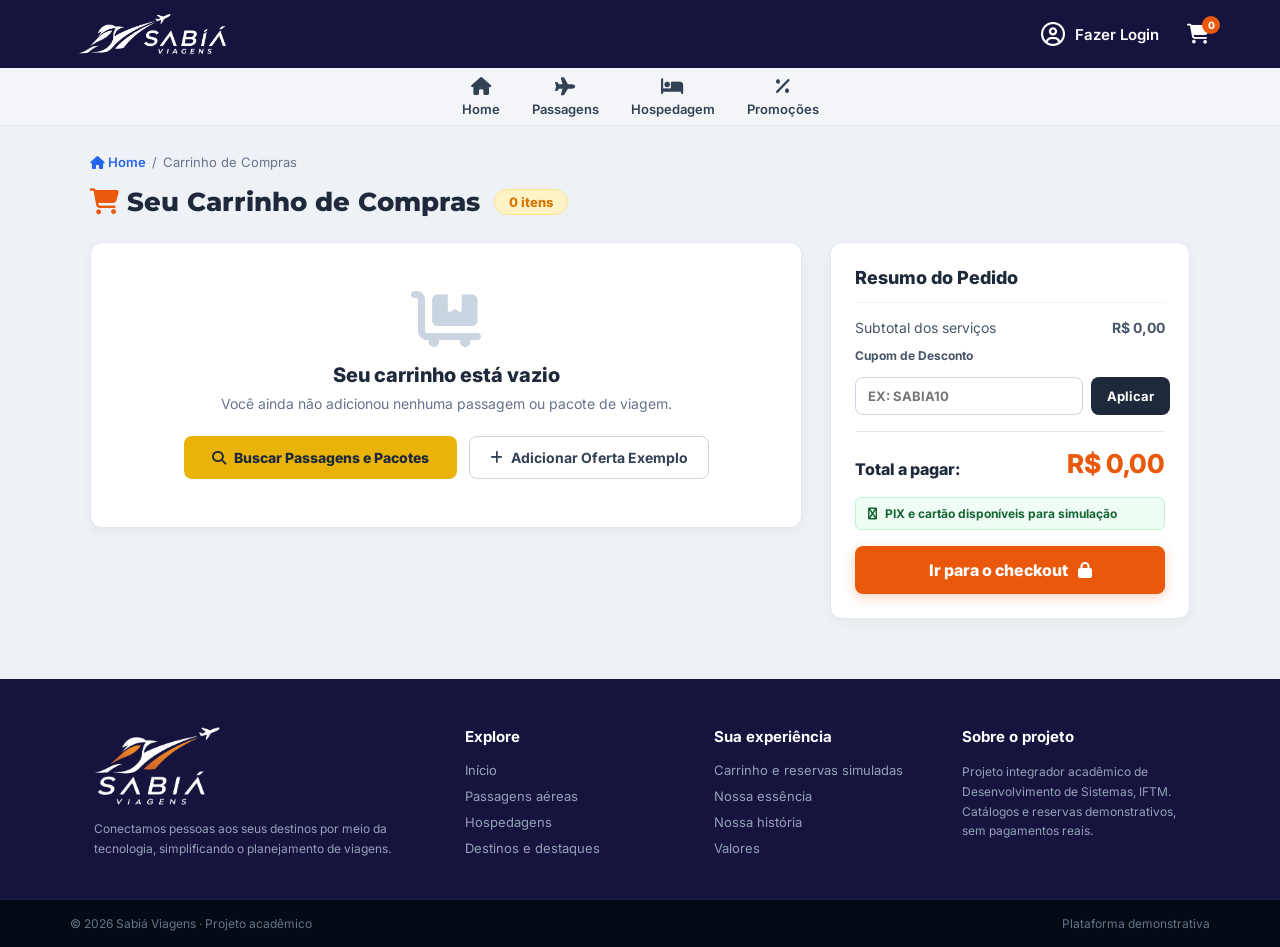
<file: SabiaViagensVersaoFinal/carrinho.html>
<!DOCTYPE html>
<html lang="pt-BR">
<head>
    <meta charset="UTF-8">
    <link rel="icon" type="image/png" href="marca/sabia-icone.png">
    <meta name="viewport" content="width=device-width, initial-scale=1.0">
    <title>Sabiá Viagens - Seu Carrinho de Compras</title>
    
    <link rel="preconnect" href="https://fonts.googleapis.com">
    <link rel="preconnect" href="https://fonts.gstatic.com" crossorigin>
    <link href="https://fonts.googleapis.com/css2?family=Inter:wght@400;500;600;700&family=Montserrat:wght@600;700;800&display=swap" rel="stylesheet">
    
    <link rel="stylesheet" href="https://cdnjs.cloudflare.com/ajax/libs/font-awesome/6.4.0/css/all.min.css">
    <link rel="stylesheet" href="global.css">
    <link rel="stylesheet" href="carrinho.css">
</head>
<body id="carrinho-page">

    
    <header class="top-header">
        <div class="header-container">
            <a href="index.html" class="logo marca-cabecalho" style="text-decoration: none;">
                    <img src="marca/sabia-horizontal.png" alt="Sabiá Viagens">
            </a>
            
            <div class="header-actions">
                
                <div class="auth-wrapper" id="auth-wrapper">
                    <button class="btn-login" id="btn-login-trigger">
                        <i class="fa-regular fa-user-circle" id="user-icon-logged"></i>
                        <span id="login-label">Fazer Login</span>
                    </button>
                    
                    <div class="user-dropdown-menu" id="user-dropdown-menu">
                        <div class="user-menu-header">
                            <strong id="user-full-name">Carlos Silva</strong>
                            <span id="user-email-disp">carlos@email.com</span>
                        </div>
                        <div class="menu-divider"></div>

                        <a href="carrinho.html" class="user-menu-item"><i class="fa-solid fa-plane-ticket"></i> Minhas Viagens</a>
                        <a href="#" class="user-menu-item"><i class="fa-solid fa-heart"></i> Favoritos</a>
                        <div class="menu-divider"></div>
                        <button type="button" class="user-menu-item btn-logout" id="btn-logout"><i class="fa-solid fa-right-from-bracket"></i> Sair</button>
                    </div>
                </div>

                <button class="btn-cart" id="btn-cart-trigger" aria-label="Carrinho" onclick="window.location.href='carrinho.html'">
                    <i class="fa-solid fa-cart-shopping"></i>
                    <span class="cart-badge" id="cart-badge">0</span>
                </button>
            </div>
        </div>
    </header>

    
    <nav class="main-nav">
        <div class="nav-container">
            <a href="index.html#home" class="nav-item">
                <div class="icon-box"><i class="fa-solid fa-house"></i></div>
                <span>Home</span>
            </a>
            <a href="index.html#passagens" class="nav-item">
                <div class="icon-box"><i class="fa-solid fa-plane"></i></div>
                <span>Passagens</span>
            </a>
            <a href="index.html#hospedagem" class="nav-item">
                <div class="icon-box"><i class="fa-solid fa-bed"></i></div>
                <span>Hospedagem</span>
            </a>
            <a href="index.html#promocoes" class="nav-item">
                <div class="icon-box"><i class="fa-solid fa-percent"></i></div>
                <span>Promoções</span>
            </a>
        </div>
    </nav>

    
    <main class="cart-page-wrapper">
        
        <div class="cart-breadcrumb">
            <a href="index.html"><i class="fa-solid fa-house"></i> Home</a> / <span>Carrinho de Compras</span>
        </div>

        
        <div class="cart-page-title-box">
            <h1><i class="fa-solid fa-cart-shopping" style="color: #ea580c;"></i> Seu Carrinho de Compras</h1>
            <span class="cart-item-count-badge" id="page-cart-count">0 itens</span>
        </div>

        
        <div class="cart-grid">
            
            
            <div class="cart-items-column" id="cart-items-column">
                
            </div>

            
            <div class="cart-summary-column">
                <div class="cart-summary-card">
                    <h3 class="cart-summary-title">Resumo do Pedido</h3>
                    
                    <div class="cart-summary-row">
                        <span>Subtotal dos serviços</span>
                        <strong id="cart-subtotal">R$ 0,00</strong>
                    </div>

                    <div class="cart-summary-row discount-row" id="cart-discount-row" style="display: none;">
                        <span>Desconto (Cupom)</span>
                        <strong id="cart-discount-val">- R$ 0,00</strong>
                    </div>

                    <div class="cart-coupon-section">
                        <label style="font-size: 12px; font-weight: 700; color: #475569; display: block; margin-bottom: 4px;">Cupom de Desconto</label>
                        <div class="cart-coupon-box">
                            <input type="text" class="cart-coupon-input" id="cart-coupon-input" placeholder="Ex: SABIA10" autocomplete="off">
                            <button type="button" class="btn-apply-coupon" id="btn-apply-coupon">Aplicar</button>
                        </div>
                        <div id="coupon-feedback" style="font-size: 12px; font-weight: 600; margin-top: 4px;"></div>
                    </div>

                    <div class="cart-summary-divider"></div>

                    <div class="cart-summary-total">
                        <span class="total-label">Total a pagar:</span>
                        <span class="total-price" id="cart-total-price">R$ 0,00</span>
                    </div>

                    <div class="pix-badge-notice">
                        <i class="fa-solid fa-pix"></i> PIX e cartão disponíveis para simulação
                    </div>

                    <button type="button" class="btn-checkout" id="btn-checkout">
                        <span>Ir para o checkout</span>
                        <i class="fa-solid fa-lock"></i>
                    </button>


                </div>
            </div>

        </div>
    </main>

    
    <footer class="main-footer" id="rodape-sabia">
        <div class="footer-container">
            <div class="footer-col footer-col-brand">
                <a class="logo marca-rodape footer-logo" href="index.html#home" aria-label="Sabiá Viagens, ir para a página inicial">
                    <img src="marca/sabia-fundo-escuro.png" alt="Sabiá Viagens">
                </a>
                <p class="footer-desc">Conectamos pessoas aos seus destinos por meio da tecnologia, simplificando o planejamento de viagens.</p>
            </div>
            <div class="footer-col">
                <h4 class="footer-col-title">Explore</h4>
                <ul class="footer-links">
                    <li><a href="index.html#home">Início</a></li>
                    <li><a href="index.html#passagens">Passagens aéreas</a></li>
                    <li><a href="index.html#hospedagem">Hospedagens</a></li>
                    <li><a href="index.html#promocoes">Destinos e destaques</a></li>
                </ul>
            </div>
            <div class="footer-col">
                <h4 class="footer-col-title">Sua experiência</h4>
                <ul class="footer-links">
                    <li><a href="carrinho.html">Carrinho e reservas simuladas</a></li>
                    <li><a href="index.html#nossa-essencia">Nossa essência</a></li>
                    <li><a href="index.html#nossa-historia">Nossa história</a></li>
                    <li><a href="index.html#nossos-valores">Valores</a></li>
                </ul>
            </div>
            <div class="footer-col">
                <h4 class="footer-col-title">Sobre o projeto</h4>
                <p class="footer-desc">Projeto integrador acadêmico de Desenvolvimento de Sistemas, IFTM. Catálogos e reservas demonstrativos, sem pagamentos reais.</p>
            </div>
        </div>
        <div class="footer-bottom-bar">
            <div class="bottom-container"><span>© 2026 Sabiá Viagens · Projeto acadêmico</span><span>Plataforma demonstrativa</span></div>
        </div>
    </footer>

    
    <button type="button" class="btn-back-to-top" id="btn-back-to-top" title="Voltar ao topo" aria-label="Voltar para o topo">
        <i class="fa-solid fa-chevron-up"></i>
    </button>

    
    <div class="modal-overlay" id="auth-modal-overlay">
        <div class="auth-modal-card">
            <button class="btn-close-auth" id="btn-close-auth">&times;</button>
            
            <div class="auth-logo-box">
                <img src="marca/sabia-horizontal.png" alt="Sabiá Viagens" width="510" height="135">
            </div>

            <form class="auth-form active" id="form-login">
                <div class="form-field">
                    <label>CPF ou E-mail</label>
                    <div class="input-with-icon">
                        <i class="fa-regular fa-user input-icon"></i>
                        <input type="text" id="login-cpf" autocomplete="username" placeholder="CPF ou e-mail cadastrado" required>
                    </div>
                </div>

                <div class="form-field">
                    <div class="auth-field-header">
                        <label>Senha</label>
                        <a href="#" class="link-forgot-pass" id="link-to-forgot">Esqueci minha senha?</a>
                    </div>
                    <div class="input-with-icon">
                        <i class="fa-solid fa-lock input-icon"></i>
                        <input type="password" id="login-senha" autocomplete="current-password" placeholder="••••••••" required>
                    </div>
                </div>

                <button type="submit" class="btn-auth-submit">Entrar</button>

                <p class="auth-switch-text">
                    Ainda não tem conta? <a href="#" id="link-to-register">Cadastre-se</a>
                </p>
            </form>

            <form class="auth-form" id="form-register">
                <div class="form-field">
                    <label>Nome Completo</label>
                    <div class="input-with-icon">
                        <i class="fa-regular fa-user input-icon"></i>
                        <input type="text" id="reg-nome" placeholder="Seu nome completo" required>
                    </div>
                </div>

                <div class="form-field">
                    <label>CPF</label>
                    <div class="input-with-icon">
                        <i class="fa-regular fa-id-card input-icon"></i>
                        <input type="text" id="reg-cpf" inputmode="numeric" placeholder="000.000.000-00" required>
                    </div>
                </div>

                <div class="form-field">
                    <label>E-mail</label>
                    <div class="input-with-icon">
                        <i class="fa-regular fa-envelope input-icon"></i>
                        <input type="email" id="reg-email" autocomplete="email" placeholder="seu@email.com" required>
                    </div>
                </div>

                <div class="form-field">
                    <label>Senha</label>
                    <div class="input-with-icon">
                        <i class="fa-solid fa-lock input-icon"></i>
                        <input type="password" id="reg-senha" autocomplete="new-password" placeholder="••••••••" required>
                    </div>
                </div>

                <div class="form-field">
                    <label for="reg-tipo">Tipo de conta</label>
                    <select id="reg-tipo" class="cadastro-select" required>
                        <option value="CLIENTE">Cliente</option>
                        <option value="SOLICITANTE_HOTEL">Responsável por hotel</option>
                        <option value="SOLICITANTE_COMPANHIA">Responsável por companhia aérea</option>
                    </select>
                </div>
                <div class="cadastro-parceiro" id="reg-campos-hotel" hidden>
                    <p>Informe os dados do hotel. A gestão só será liberada após aprovação.</p>
                    <label for="reg-hotel-nome">Nome do hotel</label><input id="reg-hotel-nome" type="text" maxlength="120">
                    <label for="reg-hotel-cidade">Cidade</label><input id="reg-hotel-cidade" type="text" maxlength="90">
                    <label for="reg-hotel-pais">País</label><input id="reg-hotel-pais" type="text" maxlength="90">
                    <label for="reg-hotel-diaria">Diária de referência (R$)</label><input id="reg-hotel-diaria" type="number" min="0" step="0.01">
                </div>
                <div class="cadastro-parceiro" id="reg-campos-companhia" hidden>
                    <p>Cadastre uma nova companhia. Não é possível assumir outra pelo nome.</p>
                    <label for="reg-cia-nome">Nome da companhia</label><input id="reg-cia-nome" type="text" maxlength="120">
                    <label for="reg-cia-iata">Código IATA</label><input id="reg-cia-iata" type="text" maxlength="3" placeholder="Ex.: AB">
                    <label for="reg-cia-pais">País de origem</label><input id="reg-cia-pais" type="text" maxlength="90">
                </div>

                <button type="submit" class="btn-auth-submit">Criar Conta</button>

                <p class="auth-switch-text">
                    Já possui uma conta? <a href="#" id="link-to-login">Faça Login</a>
                </p>
            </form>

            <form class="auth-form" id="form-forgot">
                <div style="text-align: center; margin-bottom: 8px;">
                    <h3 style="font-size: 16px; font-weight: 700; color: #1e293b; margin: 0 0 4px;">Recuperar Senha</h3>
                    <p style="font-size: 12px; color: #64748b; margin: 0;">Informe seu CPF ou E-mail e crie uma nova senha de acesso.</p>
                </div>

                <div class="form-field">
                    <label>CPF ou E-mail</label>
                    <div class="input-with-icon">
                        <i class="fa-regular fa-envelope input-icon"></i>
                        <input type="text" id="forgot-ident" placeholder="seu@email.com ou 000.000.000-00" required>
                    </div>
                </div>

                <div class="form-field">
                    <label>Nova Senha</label>
                    <div class="input-with-icon">
                        <i class="fa-solid fa-lock input-icon"></i>
                        <input type="password" id="forgot-senha" placeholder="••••••••" required>
                    </div>
                </div>

                <div class="form-field">
                    <label>Confirmar Nova Senha</label>
                    <div class="input-with-icon">
                        <i class="fa-solid fa-shield-halved input-icon"></i>
                        <input type="password" id="forgot-senha-confirm" placeholder="••••••••" required>
                    </div>
                </div>

                <button type="submit" class="btn-auth-submit">Salvar Nova Senha</button>

                <p class="auth-switch-text">
                    Lembrou a senha? <a href="#" id="link-forgot-to-login">Voltar ao Login</a>
                </p>
            </form>

        </div>
    </div>


    <script src="db.js"></script>
    <script src="script.js"></script>
</body>
</html>
</file>
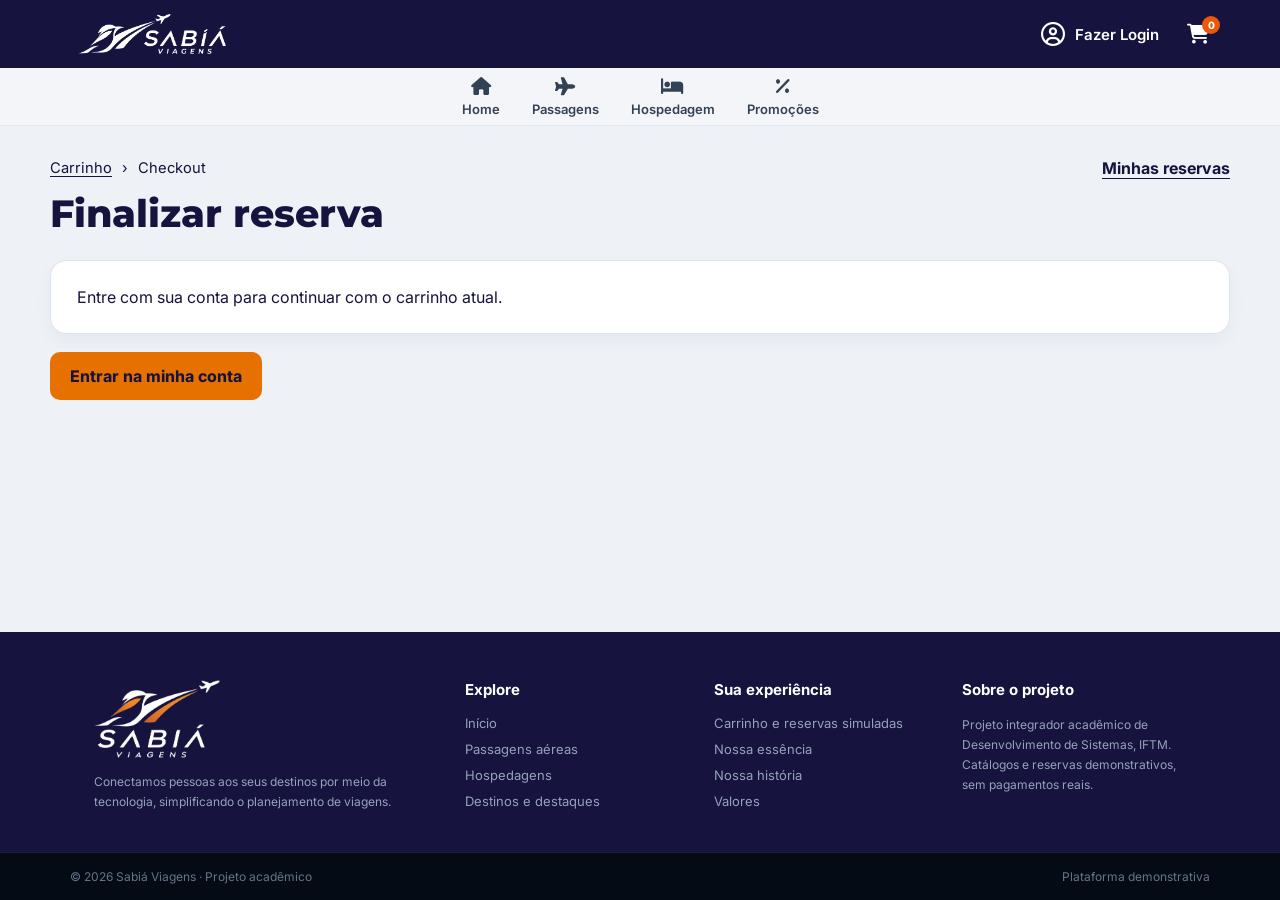
<file: SabiaViagensVersaoFinal/checkout.html>
<!DOCTYPE html>
<html lang="pt-BR">
<head>
    <meta charset="UTF-8">
    <link rel="icon" type="image/png" href="marca/sabia-icone.png">
    <meta name="viewport" content="width=device-width, initial-scale=1.0">
    <title>Sabiá Viagens | Checkout</title>
    
    <link rel="preconnect" href="https://fonts.googleapis.com">
    <link rel="preconnect" href="https://fonts.gstatic.com" crossorigin>
    <link href="https://fonts.googleapis.com/css2?family=Inter:wght@400;500;600;700&family=Montserrat:wght@600;700;800&display=swap" rel="stylesheet">
    
    <link rel="stylesheet" href="https://cdnjs.cloudflare.com/ajax/libs/font-awesome/6.4.0/css/all.min.css">
    <link rel="stylesheet" href="global.css">
    <link rel="stylesheet" href="checkout.css">
</head>
<body id="checkout-page">

    
    <header class="top-header">
        <div class="header-container">
            <a href="index.html" class="logo marca-cabecalho" style="text-decoration: none;">
                    <img src="marca/sabia-horizontal.png" alt="Sabiá Viagens">
            </a>
            
            <div class="header-actions">
                
                <div class="auth-wrapper" id="auth-wrapper">
                    <button class="btn-login" id="btn-login-trigger">
                        <i class="fa-regular fa-user-circle" id="user-icon-logged"></i>
                        <span id="login-label">Fazer Login</span>
                    </button>
                    
                    <div class="user-dropdown-menu" id="user-dropdown-menu">
                        <div class="user-menu-header">
                            <strong id="user-full-name">Carlos Silva</strong>
                            <span id="user-email-disp">carlos@email.com</span>
                        </div>
                        <div class="menu-divider"></div>

                        <a href="carrinho.html" class="user-menu-item"><i class="fa-solid fa-plane-ticket"></i> Minhas Viagens</a>
                        <a href="#" class="user-menu-item"><i class="fa-solid fa-heart"></i> Favoritos</a>
                        <div class="menu-divider"></div>
                        <button type="button" class="user-menu-item btn-logout" id="btn-logout"><i class="fa-solid fa-right-from-bracket"></i> Sair</button>
                    </div>
                </div>

                <button class="btn-cart" id="btn-cart-trigger" aria-label="Carrinho" onclick="window.location.href='carrinho.html'">
                    <i class="fa-solid fa-cart-shopping"></i>
                    <span class="cart-badge" id="cart-badge">0</span>
                </button>
            </div>
        </div>
    </header>

    
    <nav class="main-nav">
        <div class="nav-container">
            <a href="index.html#home" class="nav-item">
                <div class="icon-box"><i class="fa-solid fa-house"></i></div>
                <span>Home</span>
            </a>
            <a href="index.html#passagens" class="nav-item">
                <div class="icon-box"><i class="fa-solid fa-plane"></i></div>
                <span>Passagens</span>
            </a>
            <a href="index.html#hospedagem" class="nav-item">
                <div class="icon-box"><i class="fa-solid fa-bed"></i></div>
                <span>Hospedagem</span>
            </a>
            <a href="index.html#promocoes" class="nav-item">
                <div class="icon-box"><i class="fa-solid fa-percent"></i></div>
                <span>Promoções</span>
            </a>
        </div>
    </nav>

    
    <main class="checkout-main">
        <div class="checkout-intro">
            <nav aria-label="Etapas da reserva" class="checkout-caminho">
                <a href="carrinho.html">Carrinho</a><span aria-hidden="true">›</span><span>Checkout</span>
            </nav>
            <a href="#historico" class="checkout-historico-link">Minhas reservas</a>
            <h1 id="checkout-titulo">Finalizar reserva</h1>
        </div>

        <div class="checkout-card" id="checkout-mensagem" role="status" hidden></div>
        <button type="button" class="checkout-acao" id="checkout-entrar" hidden>Entrar na minha conta</button>

        <div class="checkout-grid" id="checkout-pedido" hidden>
            <form id="form-checkout">
                <section class="checkout-card" aria-labelledby="checkout-viajantes">
                    <h2 id="checkout-viajantes">Dados da viagem</h2>
                    <div id="checkout-passageiros" hidden>
                        <p>Informe o nome e o sobrenome de cada viajante usando dados fictícios.</p>
                        <div id="checkout-nomes"></div>
                    </div>
                    <div id="checkout-hospedagem" hidden>
                        <h3>Hospedagem</h3>
                        <div id="checkout-hoteis"></div>
                    </div>
                    <div id="checkout-datas" hidden>
                        <h3>Datas da viagem</h3>
                        <div class="checkout-campos" id="checkout-datas-campos"></div>
                    </div>
                </section>

                <section class="checkout-card" aria-labelledby="checkout-contato">
                    <h2 id="checkout-contato">Contato</h2>
                    <div class="checkout-campos">
                        <label id="checkout-responsavel-linha">Responsável pela hospedagem<input name="responsavel" maxlength="120"></label>
                        <label>E-mail de contato<input name="contato" type="email" required maxlength="160"></label>
                    </div>
                </section>

                <section class="checkout-card" aria-labelledby="checkout-pagamento">
                    <h2 id="checkout-pagamento">Pagamento simulado</h2>
                    <div class="checkout-metodos" role="group" aria-label="Forma de pagamento">
                        <label><input type="radio" name="pagamento" id="pix" value="pix_simulado" required>
                            <span><strong>PIX</strong><small>Confirmação instantânea na demonstração</small></span></label>
                        <label><input type="radio" name="pagamento" id="cartao" value="cartao_simulado" required>
                            <span><strong>Cartão</strong><small>Usar cartão fictício</small></span></label>
                    </div>
                    <div class="checkout-nota" id="checkout-pix" hidden>PIX demonstrativo. A confirmação registra a reserva localmente. Nenhuma transferência será solicitada.</div>
                    <div class="checkout-cartao-demo" id="checkout-cartao" hidden>
                        <div class="checkout-cartao-amostra"><span>SABIÁ VIAGENS</span><strong>•••• •••• •••• DEMO</strong><small>CARTÃO FICTÍCIO</small></div>
                        <p>A opção usa um cartão de exemplo. Nenhum dado bancário é solicitado.</p>
                    </div>
                </section>

                <div class="checkout-rodape-form">
                    <label class="checkout-termos"><input type="checkbox" name="termos" required>
                        <span>Concordo com a simulação. A reserva será gravada apenas neste navegador, sem cobrança ou envio de e-mail.</span></label>
                    <p id="checkout-erro" class="checkout-erro" role="alert"></p>
                    <button type="submit" class="checkout-acao" id="checkout-confirmar">Confirmar reserva simulada</button>
                </div>
            </form>

            <aside class="checkout-card checkout-resumo" aria-labelledby="checkout-resumo-titulo">
                <h2 id="checkout-resumo-titulo">Resumo da viagem</h2>
                <ul class="checkout-lista" id="checkout-itens"></ul>
                <dl class="checkout-valores">
                    <div><dt>Subtotal</dt><dd id="checkout-subtotal"></dd></div>
                    <div id="checkout-desconto-linha" hidden><dt>Desconto</dt><dd id="checkout-desconto"></dd></div>
                    <div class="checkout-total"><dt>Total</dt><dd id="checkout-total"></dd></div>
                </dl>
            </aside>
        </div>

        <section id="checkout-historico" hidden aria-label="Histórico de reservas">
            <div class="checkout-card checkout-confirmacao" id="checkout-confirmacao" role="status" hidden>
                <h2>Reserva simulada confirmada</h2>
                <p id="checkout-codigo"></p>
            </div>
            <div id="checkout-historico-lista"></div>
            <a href="index.html" class="checkout-voltar">Voltar para a Home</a>
        </section>
    </main>

    
    <footer class="main-footer" id="rodape-sabia">
        <div class="footer-container">
            <div class="footer-col footer-col-brand">
                <a class="logo marca-rodape footer-logo" href="index.html#home" aria-label="Sabiá Viagens, ir para a página inicial">
                    <img src="marca/sabia-fundo-escuro.png" alt="Sabiá Viagens">
                </a>
                <p class="footer-desc">Conectamos pessoas aos seus destinos por meio da tecnologia, simplificando o planejamento de viagens.</p>
            </div>
            <div class="footer-col">
                <h4 class="footer-col-title">Explore</h4>
                <ul class="footer-links">
                    <li><a href="index.html#home">Início</a></li>
                    <li><a href="index.html#passagens">Passagens aéreas</a></li>
                    <li><a href="index.html#hospedagem">Hospedagens</a></li>
                    <li><a href="index.html#promocoes">Destinos e destaques</a></li>
                </ul>
            </div>
            <div class="footer-col">
                <h4 class="footer-col-title">Sua experiência</h4>
                <ul class="footer-links">
                    <li><a href="carrinho.html">Carrinho e reservas simuladas</a></li>
                    <li><a href="index.html#nossa-essencia">Nossa essência</a></li>
                    <li><a href="index.html#nossa-historia">Nossa história</a></li>
                    <li><a href="index.html#nossos-valores">Valores</a></li>
                </ul>
            </div>
            <div class="footer-col">
                <h4 class="footer-col-title">Sobre o projeto</h4>
                <p class="footer-desc">Projeto integrador acadêmico de Desenvolvimento de Sistemas, IFTM. Catálogos e reservas demonstrativos, sem pagamentos reais.</p>
            </div>
        </div>
        <div class="footer-bottom-bar">
            <div class="bottom-container"><span>© 2026 Sabiá Viagens · Projeto acadêmico</span><span>Plataforma demonstrativa</span></div>
        </div>
    </footer>

    
    <button type="button" class="btn-back-to-top" id="btn-back-to-top" title="Voltar ao topo" aria-label="Voltar para o topo">
        <i class="fa-solid fa-chevron-up"></i>
    </button>

    
    <div class="modal-overlay" id="auth-modal-overlay">
        <div class="auth-modal-card">
            <button class="btn-close-auth" id="btn-close-auth">&times;</button>
            
            <div class="auth-logo-box">
                <img src="marca/sabia-horizontal.png" alt="Sabiá Viagens" width="510" height="135">
            </div>

            <form class="auth-form active" id="form-login">
                <div class="form-field">
                    <label>CPF ou E-mail</label>
                    <div class="input-with-icon">
                        <i class="fa-regular fa-user input-icon"></i>
                        <input type="text" id="login-cpf" autocomplete="username" placeholder="CPF ou e-mail cadastrado" required>
                    </div>
                </div>

                <div class="form-field">
                    <div class="auth-field-header">
                        <label>Senha</label>
                        <a href="#" class="link-forgot-pass" id="link-to-forgot">Esqueci minha senha?</a>
                    </div>
                    <div class="input-with-icon">
                        <i class="fa-solid fa-lock input-icon"></i>
                        <input type="password" id="login-senha" autocomplete="current-password" placeholder="••••••••" required>
                    </div>
                </div>

                <button type="submit" class="btn-auth-submit">Entrar</button>

                <p class="auth-switch-text">
                    Ainda não tem conta? <a href="#" id="link-to-register">Cadastre-se</a>
                </p>
            </form>

            <form class="auth-form" id="form-register">
                <div class="form-field">
                    <label>Nome Completo</label>
                    <div class="input-with-icon">
                        <i class="fa-regular fa-user input-icon"></i>
                        <input type="text" id="reg-nome" placeholder="Seu nome completo" required>
                    </div>
                </div>

                <div class="form-field">
                    <label>CPF</label>
                    <div class="input-with-icon">
                        <i class="fa-regular fa-id-card input-icon"></i>
                        <input type="text" id="reg-cpf" inputmode="numeric" placeholder="000.000.000-00" required>
                    </div>
                </div>

                <div class="form-field">
                    <label>E-mail</label>
                    <div class="input-with-icon">
                        <i class="fa-regular fa-envelope input-icon"></i>
                        <input type="email" id="reg-email" autocomplete="email" placeholder="seu@email.com" required>
                    </div>
                </div>

                <div class="form-field">
                    <label>Senha</label>
                    <div class="input-with-icon">
                        <i class="fa-solid fa-lock input-icon"></i>
                        <input type="password" id="reg-senha" autocomplete="new-password" placeholder="••••••••" required>
                    </div>
                </div>

                <div class="form-field">
                    <label for="reg-tipo">Tipo de conta</label>
                    <select id="reg-tipo" class="cadastro-select" required>
                        <option value="CLIENTE">Cliente</option>
                        <option value="SOLICITANTE_HOTEL">Responsável por hotel</option>
                        <option value="SOLICITANTE_COMPANHIA">Responsável por companhia aérea</option>
                    </select>
                </div>
                <div class="cadastro-parceiro" id="reg-campos-hotel" hidden>
                    <p>Informe os dados do hotel. A gestão só será liberada após aprovação.</p>
                    <label for="reg-hotel-nome">Nome do hotel</label><input id="reg-hotel-nome" type="text" maxlength="120">
                    <label for="reg-hotel-cidade">Cidade</label><input id="reg-hotel-cidade" type="text" maxlength="90">
                    <label for="reg-hotel-pais">País</label><input id="reg-hotel-pais" type="text" maxlength="90">
                    <label for="reg-hotel-diaria">Diária de referência (R$)</label><input id="reg-hotel-diaria" type="number" min="0" step="0.01">
                </div>
                <div class="cadastro-parceiro" id="reg-campos-companhia" hidden>
                    <p>Cadastre uma nova companhia. Não é possível assumir outra pelo nome.</p>
                    <label for="reg-cia-nome">Nome da companhia</label><input id="reg-cia-nome" type="text" maxlength="120">
                    <label for="reg-cia-iata">Código IATA</label><input id="reg-cia-iata" type="text" maxlength="3" placeholder="Ex.: AB">
                    <label for="reg-cia-pais">País de origem</label><input id="reg-cia-pais" type="text" maxlength="90">
                </div>

                <button type="submit" class="btn-auth-submit">Criar Conta</button>

                <p class="auth-switch-text">
                    Já possui uma conta? <a href="#" id="link-to-login">Faça Login</a>
                </p>
            </form>

            <form class="auth-form" id="form-forgot">
                <div style="text-align: center; margin-bottom: 8px;">
                    <h3 style="font-size: 16px; font-weight: 700; color: #1e293b; margin: 0 0 4px;">Recuperar Senha</h3>
                    <p style="font-size: 12px; color: #64748b; margin: 0;">Informe seu CPF ou E-mail e crie uma nova senha de acesso.</p>
                </div>

                <div class="form-field">
                    <label>CPF ou E-mail</label>
                    <div class="input-with-icon">
                        <i class="fa-regular fa-envelope input-icon"></i>
                        <input type="text" id="forgot-ident" placeholder="seu@email.com ou 000.000.000-00" required>
                    </div>
                </div>

                <div class="form-field">
                    <label>Nova Senha</label>
                    <div class="input-with-icon">
                        <i class="fa-solid fa-lock input-icon"></i>
                        <input type="password" id="forgot-senha" placeholder="••••••••" required>
                    </div>
                </div>

                <div class="form-field">
                    <label>Confirmar Nova Senha</label>
                    <div class="input-with-icon">
                        <i class="fa-solid fa-shield-halved input-icon"></i>
                        <input type="password" id="forgot-senha-confirm" placeholder="••••••••" required>
                    </div>
                </div>

                <button type="submit" class="btn-auth-submit">Salvar Nova Senha</button>

                <p class="auth-switch-text">
                    Lembrou a senha? <a href="#" id="link-forgot-to-login">Voltar ao Login</a>
                </p>
            </form>

        </div>
    </div>


    <script src="db.js"></script>
    <script src="checkout.js"></script>
    <script src="script.js"></script>
</body>
</html>
</file>
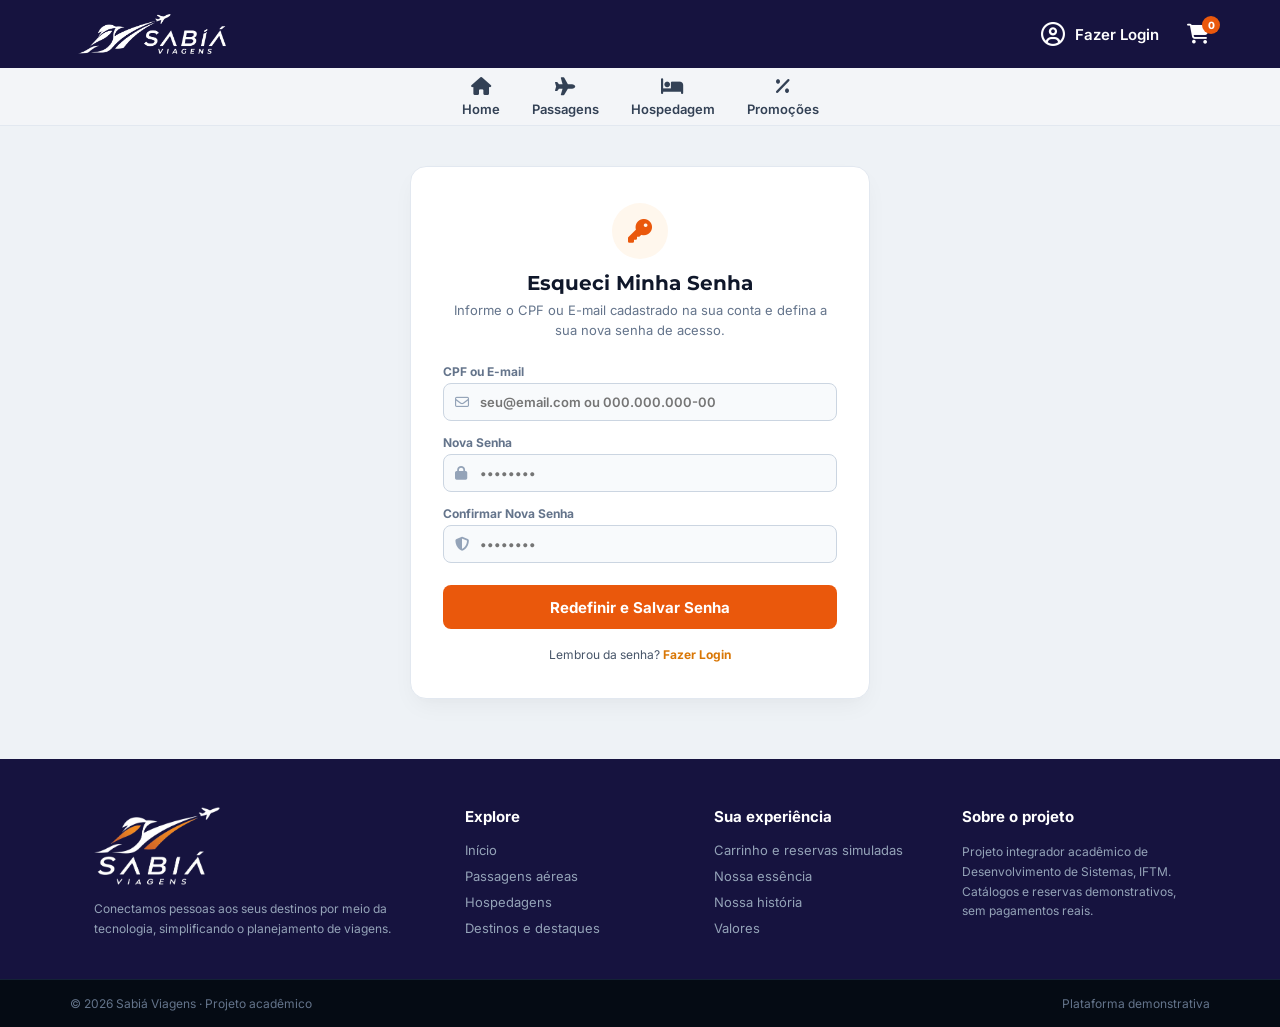
<file: SabiaViagensVersaoFinal/esqueci-senha.html>
<!DOCTYPE html>
<html lang="pt-BR">
<head>
    <meta charset="UTF-8">
    <link rel="icon" type="image/png" href="marca/sabia-icone.png">
    <meta name="viewport" content="width=device-width, initial-scale=1.0">
    <title>Sabiá Viagens - Esqueci Minha Senha</title>
    
    <link rel="preconnect" href="https://fonts.googleapis.com">
    <link rel="preconnect" href="https://fonts.gstatic.com" crossorigin>
    <link href="https://fonts.googleapis.com/css2?family=Inter:wght@400;500;600;700&family=Montserrat:wght@600;700;800&display=swap" rel="stylesheet">
    
    <link rel="stylesheet" href="https://cdnjs.cloudflare.com/ajax/libs/font-awesome/6.4.0/css/all.min.css">
    <link rel="stylesheet" href="global.css">
    <link rel="stylesheet" href="esqueci-senha.css">
</head>
<body id="esqueci-senha-page">

    <header class="top-header">
        <div class="header-container">
            <a href="index.html" class="logo marca-cabecalho" style="text-decoration: none;">
                    <img src="marca/sabia-horizontal.png" alt="Sabiá Viagens">
            </a>
            
            <div class="header-actions">
                <div class="auth-wrapper" id="auth-wrapper">
                    <button class="btn-login" id="btn-login-trigger">
                        <i class="fa-regular fa-user-circle" id="user-icon-logged"></i>
                        <span id="login-label">Fazer Login</span>
                    </button>
                    
                    <div class="user-dropdown-menu" id="user-dropdown-menu">
                        <div class="user-menu-header">
                            <strong id="user-full-name">Carlos Silva</strong>
                            <span id="user-email-disp">carlos@email.com</span>
                        </div>
                        <div class="menu-divider"></div>

                        <a href="carrinho.html" class="user-menu-item"><i class="fa-solid fa-plane-ticket"></i> Minhas Viagens</a>
                        <a href="#" class="user-menu-item"><i class="fa-solid fa-heart"></i> Favoritos</a>
                        <div class="menu-divider"></div>
                        <button type="button" class="user-menu-item btn-logout" id="btn-logout"><i class="fa-solid fa-right-from-bracket"></i> Sair</button>
                    </div>
                </div>

                <button class="btn-cart" id="btn-cart-trigger" aria-label="Carrinho" onclick="window.location.href='carrinho.html'">
                    <i class="fa-solid fa-cart-shopping"></i>
                    <span class="cart-badge" id="cart-badge">0</span>
                </button>
            </div>
        </div>
    </header>

    <nav class="main-nav">
        <div class="nav-container">
            <a href="index.html#home" class="nav-item">
                <div class="icon-box"><i class="fa-solid fa-house"></i></div>
                <span>Home</span>
            </a>
            <a href="index.html#passagens" class="nav-item">
                <div class="icon-box"><i class="fa-solid fa-plane"></i></div>
                <span>Passagens</span>
            </a>
            <a href="index.html#hospedagem" class="nav-item">
                <div class="icon-box"><i class="fa-solid fa-bed"></i></div>
                <span>Hospedagem</span>
            </a>
            <a href="index.html#promocoes" class="nav-item">
                <div class="icon-box"><i class="fa-solid fa-percent"></i></div>
                <span>Promoções</span>
            </a>
        </div>
    </nav>

    <main class="forgot-page-wrapper">
        <div class="forgot-card">
            <div class="forgot-header">
                <div class="forgot-icon-circle">
                    <i class="fa-solid fa-key"></i>
                </div>
                <h1 class="forgot-title">Esqueci Minha Senha</h1>
                <p class="forgot-subtitle">Informe o CPF ou E-mail cadastrado na sua conta e defina a sua nova senha de acesso.</p>
            </div>

            <form class="forgot-form" id="form-page-forgot">
                <div class="form-field">
                    <label>CPF ou E-mail</label>
                    <div class="input-with-icon">
                        <i class="fa-regular fa-envelope input-icon"></i>
                        <input type="text" id="page-forgot-ident" placeholder="seu@email.com ou 000.000.000-00" required>
                    </div>
                </div>

                <div class="form-field">
                    <label>Nova Senha</label>
                    <div class="input-with-icon">
                        <i class="fa-solid fa-lock input-icon"></i>
                        <input type="password" id="page-forgot-senha" placeholder="••••••••" required>
                    </div>
                </div>

                <div class="form-field">
                    <label>Confirmar Nova Senha</label>
                    <div class="input-with-icon">
                        <i class="fa-solid fa-shield-halved input-icon"></i>
                        <input type="password" id="page-forgot-senha-confirm" placeholder="••••••••" required>
                    </div>
                </div>

                <button type="submit" class="btn-auth-submit">Redefinir e Salvar Senha</button>

                <p class="auth-switch-text">
                    Lembrou da senha? <a href="#" id="link-page-to-login">Fazer Login</a>
                </p>
            </form>
        </div>
    </main>

    <footer class="main-footer" id="rodape-sabia">
        <div class="footer-container">
            <div class="footer-col footer-col-brand">
                <a class="logo marca-rodape footer-logo" href="index.html#home" aria-label="Sabiá Viagens, ir para a página inicial">
                    <img src="marca/sabia-fundo-escuro.png" alt="Sabiá Viagens">
                </a>
                <p class="footer-desc">Conectamos pessoas aos seus destinos por meio da tecnologia, simplificando o planejamento de viagens.</p>
            </div>
            <div class="footer-col">
                <h4 class="footer-col-title">Explore</h4>
                <ul class="footer-links">
                    <li><a href="index.html#home">Início</a></li>
                    <li><a href="index.html#passagens">Passagens aéreas</a></li>
                    <li><a href="index.html#hospedagem">Hospedagens</a></li>
                    <li><a href="index.html#promocoes">Destinos e destaques</a></li>
                </ul>
            </div>
            <div class="footer-col">
                <h4 class="footer-col-title">Sua experiência</h4>
                <ul class="footer-links">
                    <li><a href="carrinho.html">Carrinho e reservas simuladas</a></li>
                    <li><a href="index.html#nossa-essencia">Nossa essência</a></li>
                    <li><a href="index.html#nossa-historia">Nossa história</a></li>
                    <li><a href="index.html#nossos-valores">Valores</a></li>
                </ul>
            </div>
            <div class="footer-col">
                <h4 class="footer-col-title">Sobre o projeto</h4>
                <p class="footer-desc">Projeto integrador acadêmico de Desenvolvimento de Sistemas, IFTM. Catálogos e reservas demonstrativos, sem pagamentos reais.</p>
            </div>
        </div>
        <div class="footer-bottom-bar">
            <div class="bottom-container"><span>© 2026 Sabiá Viagens · Projeto acadêmico</span><span>Plataforma demonstrativa</span></div>
        </div>
    </footer>

    <button type="button" class="btn-back-to-top" id="btn-back-to-top" title="Voltar ao topo" aria-label="Voltar para o topo">
        <i class="fa-solid fa-chevron-up"></i>
    </button>

    <div class="modal-overlay" id="auth-modal-overlay">
        <div class="auth-modal-card">
            <button class="btn-close-auth" id="btn-close-auth">&times;</button>
            
            <div class="auth-logo-box">
                <img src="marca/sabia-horizontal.png" alt="Sabiá Viagens" width="510" height="135">
            </div>

            <form class="auth-form active" id="form-login">
                <div class="form-field">
                    <label>CPF ou E-mail</label>
                    <div class="input-with-icon">
                        <i class="fa-regular fa-user input-icon"></i>
                        <input type="text" id="login-cpf" autocomplete="username" placeholder="CPF ou e-mail cadastrado" required>
                    </div>
                </div>

                <div class="form-field">
                    <div class="auth-field-header">
                        <label>Senha</label>
                        <a href="#" class="link-forgot-pass" id="link-to-forgot">Esqueci minha senha?</a>
                    </div>
                    <div class="input-with-icon">
                        <i class="fa-solid fa-lock input-icon"></i>
                        <input type="password" id="login-senha" autocomplete="current-password" placeholder="••••••••" required>
                    </div>
                </div>

                <button type="submit" class="btn-auth-submit">Entrar</button>

                <p class="auth-switch-text">
                    Ainda não tem conta? <a href="#" id="link-to-register">Cadastre-se</a>
                </p>
            </form>

            <form class="auth-form" id="form-register">
                <div class="form-field">
                    <label>Nome Completo</label>
                    <div class="input-with-icon">
                        <i class="fa-regular fa-user input-icon"></i>
                        <input type="text" id="reg-nome" placeholder="Seu nome completo" required>
                    </div>
                </div>

                <div class="form-field">
                    <label>CPF</label>
                    <div class="input-with-icon">
                        <i class="fa-regular fa-id-card input-icon"></i>
                        <input type="text" id="reg-cpf" inputmode="numeric" placeholder="000.000.000-00" required>
                    </div>
                </div>

                <div class="form-field">
                    <label>E-mail</label>
                    <div class="input-with-icon">
                        <i class="fa-regular fa-envelope input-icon"></i>
                        <input type="email" id="reg-email" autocomplete="email" placeholder="seu@email.com" required>
                    </div>
                </div>

                <div class="form-field">
                    <label>Senha</label>
                    <div class="input-with-icon">
                        <i class="fa-solid fa-lock input-icon"></i>
                        <input type="password" id="reg-senha" autocomplete="new-password" placeholder="••••••••" required>
                    </div>
                </div>

                <div class="form-field">
                    <label for="reg-tipo">Tipo de conta</label>
                    <select id="reg-tipo" class="cadastro-select" required>
                        <option value="CLIENTE">Cliente</option>
                        <option value="SOLICITANTE_HOTEL">Responsável por hotel</option>
                        <option value="SOLICITANTE_COMPANHIA">Responsável por companhia aérea</option>
                    </select>
                </div>
                <div class="cadastro-parceiro" id="reg-campos-hotel" hidden>
                    <p>Informe os dados do hotel. A gestão só será liberada após aprovação.</p>
                    <label for="reg-hotel-nome">Nome do hotel</label><input id="reg-hotel-nome" type="text" maxlength="120">
                    <label for="reg-hotel-cidade">Cidade</label><input id="reg-hotel-cidade" type="text" maxlength="90">
                    <label for="reg-hotel-pais">País</label><input id="reg-hotel-pais" type="text" maxlength="90">
                    <label for="reg-hotel-diaria">Diária de referência (R$)</label><input id="reg-hotel-diaria" type="number" min="0" step="0.01">
                </div>
                <div class="cadastro-parceiro" id="reg-campos-companhia" hidden>
                    <p>Cadastre uma nova companhia. Não é possível assumir outra pelo nome.</p>
                    <label for="reg-cia-nome">Nome da companhia</label><input id="reg-cia-nome" type="text" maxlength="120">
                    <label for="reg-cia-iata">Código IATA</label><input id="reg-cia-iata" type="text" maxlength="3" placeholder="Ex.: AB">
                    <label for="reg-cia-pais">País de origem</label><input id="reg-cia-pais" type="text" maxlength="90">
                </div>

                <button type="submit" class="btn-auth-submit">Criar Conta</button>

                <p class="auth-switch-text">
                    Já possui uma conta? <a href="#" id="link-to-login">Faça Login</a>
                </p>
            </form>

            <form class="auth-form" id="form-forgot">
                <div style="text-align: center; margin-bottom: 8px;">
                    <h3 style="font-size: 16px; font-weight: 700; color: #1e293b; margin: 0 0 4px;">Recuperar Senha</h3>
                    <p style="font-size: 12px; color: #64748b; margin: 0;">Informe seu CPF ou E-mail e crie uma nova senha de acesso.</p>
                </div>

                <div class="form-field">
                    <label>CPF ou E-mail</label>
                    <div class="input-with-icon">
                        <i class="fa-regular fa-envelope input-icon"></i>
                        <input type="text" id="forgot-ident" placeholder="seu@email.com ou 000.000.000-00" required>
                    </div>
                </div>

                <div class="form-field">
                    <label>Nova Senha</label>
                    <div class="input-with-icon">
                        <i class="fa-solid fa-lock input-icon"></i>
                        <input type="password" id="forgot-senha" placeholder="••••••••" required>
                    </div>
                </div>

                <div class="form-field">
                    <label>Confirmar Nova Senha</label>
                    <div class="input-with-icon">
                        <i class="fa-solid fa-shield-halved input-icon"></i>
                        <input type="password" id="forgot-senha-confirm" placeholder="••••••••" required>
                    </div>
                </div>

                <button type="submit" class="btn-auth-submit">Salvar Nova Senha</button>

                <p class="auth-switch-text">
                    Lembrou a senha? <a href="#" id="link-forgot-to-login">Voltar ao Login</a>
                </p>
            </form>

        </div>
    </div>

    <script src="db.js"></script>
    <script src="script.js"></script>
</body>
</html>
</file>
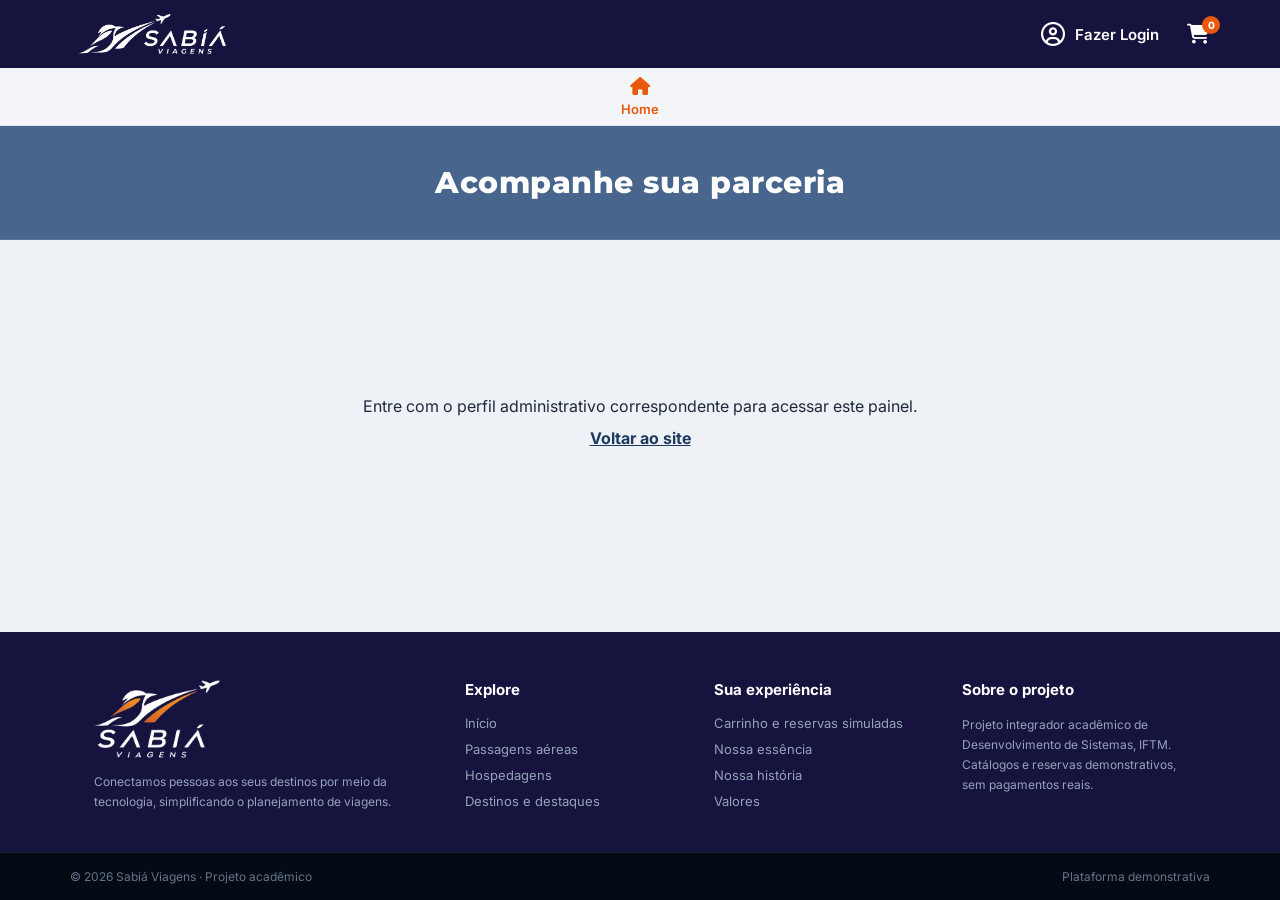
<file: SabiaViagensVersaoFinal/solicitacao.html>
<!DOCTYPE html>
<html lang="pt-BR">
<head>
    <meta charset="UTF-8">
    <link rel="icon" type="image/png" href="marca/sabia-icone.png">
    <meta name="viewport" content="width=device-width, initial-scale=1.0">
    <title>Sabiá Viagens - Acompanhar solicitação</title>
    
    <link rel="preconnect" href="https://fonts.googleapis.com">
    <link rel="preconnect" href="https://fonts.gstatic.com" crossorigin>
    <link href="https://fonts.googleapis.com/css2?family=Inter:wght@400;500;600;700&family=Montserrat:wght@600;700;800&display=swap" rel="stylesheet">
    
    <link rel="stylesheet" href="https://cdnjs.cloudflare.com/ajax/libs/font-awesome/6.4.0/css/all.min.css">
    <link rel="stylesheet" href="global.css">
    <link rel="stylesheet" href="admin.css">
</head>
<body id="solicitacao-page">
    <header class="top-header">
        <div class="header-container">
            <a href="index.html" class="logo marca-cabecalho" style="text-decoration: none;">
                    <img src="marca/sabia-horizontal.png" alt="Sabiá Viagens">
            </a>
            
            <div class="header-actions">
                
                <div class="auth-wrapper" id="auth-wrapper">
                    <button class="btn-login" id="btn-login-trigger">
                        <i class="fa-regular fa-user-circle" id="user-icon-logged"></i>
                        <span id="login-label">Fazer Login</span>
                    </button>
                    
                    <div class="user-dropdown-menu" id="user-dropdown-menu">
                        <div class="user-menu-header">
                            <strong id="user-full-name">Carlos Silva</strong>
                            <span id="user-email-disp">carlos@email.com</span>
                        </div>
                        <div class="menu-divider"></div>

                        <a href="carrinho.html" class="user-menu-item"><i class="fa-solid fa-plane-ticket"></i> Minhas Viagens</a>
                        <a href="#" class="user-menu-item"><i class="fa-solid fa-heart"></i> Favoritos</a>
                        <div class="menu-divider"></div>
                        <button type="button" class="user-menu-item btn-logout" id="btn-logout"><i class="fa-solid fa-right-from-bracket"></i> Sair</button>
                    </div>
                </div>

                <button class="btn-cart" id="btn-cart-trigger" aria-label="Carrinho" onclick="window.location.href='carrinho.html'">
                    <i class="fa-solid fa-cart-shopping"></i>
                    <span class="cart-badge" id="cart-badge">0</span>
                </button>
            </div>
        </div>
    </header>

    
    <nav class="main-nav">
        <div class="nav-container">
            <a href="index.html" class="nav-item active">
                <div class="icon-box"><i class="fa-solid fa-house"></i></div>
                <span>Home</span>
            </a>
        </div>
    </nav>

    

    <section class="admin-hero"><h1 class="admin-hero-title">Acompanhe sua parceria</h1></section>
    <main class="admin-main">
        <div class="admin-container painel-solicitante">
            <article class="admin-card">
                <img class="marca-painel" src="marca/sabia-horizontal.png" alt="" width="510" height="135">
                <h2 id="pedido-titulo">Sua solicitação</h2>
                <p id="pedido-status" role="status">Carregando situação...</p>
                <a id="link-painel-aprovado" href="index.html" class="btn-admin-visualizar" hidden>Acessar meu painel</a>
                <form id="form-acompanhamento" class="form-solicitacao" hidden>
                    <p>Após uma rejeição, corrija os dados e reenvie o mesmo pedido.</p>
                    <fieldset id="edicao-hotel"><legend>Dados do hotel</legend>
                        <label>Nome <input name="nome" maxlength="120" required></label>
                        <label>Cidade <input name="cidade" maxlength="90" required></label>
                        <label>País <input name="pais" maxlength="90" required></label>
                        <label>Diária (R$) <input name="diaria" type="number" min="0" step="0.01" required></label>
                    </fieldset>
                    <fieldset id="edicao-companhia" hidden><legend>Dados da companhia</legend>
                        <label>Nome <input name="nome" maxlength="120"></label>
                        <label>Código IATA <input name="codigoIata" maxlength="3"></label>
                        <label>País <input name="pais" maxlength="90"></label>
                    </fieldset>
                    <button type="submit" class="btn-admin-cadastrar">Reenviar para análise</button>
                </form>
                <h3>Histórico</h3><ul id="historico-pedido" class="historico-pedido"></ul>
            </article>
        </div>
    </main>
    <footer class="main-footer" id="rodape-sabia">
        <div class="footer-container">
            <div class="footer-col footer-col-brand">
                <a class="logo marca-rodape footer-logo" href="index.html#home" aria-label="Sabiá Viagens, ir para a página inicial">
                    <img src="marca/sabia-fundo-escuro.png" alt="Sabiá Viagens">
                </a>
                <p class="footer-desc">Conectamos pessoas aos seus destinos por meio da tecnologia, simplificando o planejamento de viagens.</p>
            </div>
            <div class="footer-col">
                <h4 class="footer-col-title">Explore</h4>
                <ul class="footer-links">
                    <li><a href="index.html#home">Início</a></li>
                    <li><a href="index.html#passagens">Passagens aéreas</a></li>
                    <li><a href="index.html#hospedagem">Hospedagens</a></li>
                    <li><a href="index.html#promocoes">Destinos e destaques</a></li>
                </ul>
            </div>
            <div class="footer-col">
                <h4 class="footer-col-title">Sua experiência</h4>
                <ul class="footer-links">
                    <li><a href="carrinho.html">Carrinho e reservas simuladas</a></li>
                    <li><a href="index.html#nossa-essencia">Nossa essência</a></li>
                    <li><a href="index.html#nossa-historia">Nossa história</a></li>
                    <li><a href="index.html#nossos-valores">Valores</a></li>
                </ul>
            </div>
            <div class="footer-col">
                <h4 class="footer-col-title">Sobre o projeto</h4>
                <p class="footer-desc">Projeto integrador acadêmico de Desenvolvimento de Sistemas, IFTM. Catálogos e reservas demonstrativos, sem pagamentos reais.</p>
            </div>
        </div>
        <div class="footer-bottom-bar">
            <div class="bottom-container"><span>© 2026 Sabiá Viagens · Projeto acadêmico</span><span>Plataforma demonstrativa</span></div>
        </div>
    </footer>

    
    <button type="button" class="btn-back-to-top" id="btn-back-to-top" title="Voltar ao topo" aria-label="Voltar para o topo">
        <i class="fa-solid fa-chevron-up"></i>
    </button>

    
    <div class="modal-overlay" id="auth-modal-overlay">
        <div class="auth-modal-card">
            <button class="btn-close-auth" id="btn-close-auth">&times;</button>
            
            <div class="auth-logo-box">
                <img src="marca/sabia-horizontal.png" alt="Sabiá Viagens" width="510" height="135">
            </div>

            <form class="auth-form active" id="form-login">
                <div class="form-field">
                    <label>CPF ou E-mail</label>
                    <div class="input-with-icon">
                        <i class="fa-regular fa-user input-icon"></i>
                        <input type="text" id="login-cpf" autocomplete="username" placeholder="CPF ou e-mail cadastrado" required>
                    </div>
                </div>

                <div class="form-field">
                    <div class="auth-field-header">
                        <label>Senha</label>
                        <a href="#" class="link-forgot-pass" id="link-to-forgot">Esqueci minha senha?</a>
                    </div>
                    <div class="input-with-icon">
                        <i class="fa-solid fa-lock input-icon"></i>
                        <input type="password" id="login-senha" autocomplete="current-password" placeholder="••••••••" required>
                    </div>
                </div>

                <button type="submit" class="btn-auth-submit">Entrar</button>

                <p class="auth-switch-text">
                    Ainda não tem conta? <a href="#" id="link-to-register">Cadastre-se</a>
                </p>
            </form>

            <form class="auth-form" id="form-register">
                <div class="form-field">
                    <label>Nome Completo</label>
                    <div class="input-with-icon">
                        <i class="fa-regular fa-user input-icon"></i>
                        <input type="text" id="reg-nome" placeholder="Seu nome completo" required>
                    </div>
                </div>

                <div class="form-field">
                    <label>CPF</label>
                    <div class="input-with-icon">
                        <i class="fa-regular fa-id-card input-icon"></i>
                        <input type="text" id="reg-cpf" inputmode="numeric" placeholder="000.000.000-00" required>
                    </div>
                </div>

                <div class="form-field">
                    <label>E-mail</label>
                    <div class="input-with-icon">
                        <i class="fa-regular fa-envelope input-icon"></i>
                        <input type="email" id="reg-email" autocomplete="email" placeholder="seu@email.com" required>
                    </div>
                </div>

                <div class="form-field">
                    <label>Senha</label>
                    <div class="input-with-icon">
                        <i class="fa-solid fa-lock input-icon"></i>
                        <input type="password" id="reg-senha" autocomplete="new-password" placeholder="••••••••" required>
                    </div>
                </div>

                                <div class="form-field">
                    <label for="reg-tipo">Tipo de conta</label>
                    <select id="reg-tipo" class="cadastro-select" required>
                        <option value="CLIENTE">Cliente</option>
                        <option value="SOLICITANTE_HOTEL">Responsável por hotel</option>
                        <option value="SOLICITANTE_COMPANHIA">Responsável por companhia aérea</option>
                    </select>
                </div>
                <div class="cadastro-parceiro" id="reg-campos-hotel" hidden>
                    <p>Informe os dados do hotel. A gestão só será liberada após aprovação.</p>
                    <label for="reg-hotel-nome">Nome do hotel</label><input id="reg-hotel-nome" type="text" maxlength="120">
                    <label for="reg-hotel-cidade">Cidade</label><input id="reg-hotel-cidade" type="text" maxlength="90">
                    <label for="reg-hotel-pais">País</label><input id="reg-hotel-pais" type="text" maxlength="90">
                    <label for="reg-hotel-diaria">Diária de referência (R$)</label><input id="reg-hotel-diaria" type="number" min="0" step="0.01">
                </div>
                <div class="cadastro-parceiro" id="reg-campos-companhia" hidden>
                    <p>Cadastre uma nova companhia. Não é possível assumir outra pelo nome.</p>
                    <label for="reg-cia-nome">Nome da companhia</label><input id="reg-cia-nome" type="text" maxlength="120">
                    <label for="reg-cia-iata">Código IATA</label><input id="reg-cia-iata" type="text" maxlength="3" placeholder="Ex.: AB">
                    <label for="reg-cia-pais">País de origem</label><input id="reg-cia-pais" type="text" maxlength="90">
                </div>

                <button type="submit" class="btn-auth-submit">Criar Conta</button>

                <p class="auth-switch-text">
                    Já possui uma conta? <a href="#" id="link-to-login">Faça Login</a>
                </p>
            </form>

            <form class="auth-form" id="form-forgot">
                <div style="text-align: center; margin-bottom: 8px;">
                    <h3 style="font-size: 16px; font-weight: 700; color: #1e293b; margin: 0 0 4px;">Recuperar Senha</h3>
                    <p style="font-size: 12px; color: #64748b; margin: 0;">Informe seu CPF ou E-mail e crie uma nova senha de acesso.</p>
                </div>

                <div class="form-field">
                    <label>CPF ou E-mail</label>
                    <div class="input-with-icon">
                        <i class="fa-regular fa-envelope input-icon"></i>
                        <input type="text" id="forgot-ident" placeholder="seu@email.com ou 000.000.000-00" required>
                    </div>
                </div>

                <div class="form-field">
                    <label>Nova Senha</label>
                    <div class="input-with-icon">
                        <i class="fa-solid fa-lock input-icon"></i>
                        <input type="password" id="forgot-senha" placeholder="••••••••" required>
                    </div>
                </div>

                <div class="form-field">
                    <label>Confirmar Nova Senha</label>
                    <div class="input-with-icon">
                        <i class="fa-solid fa-shield-halved input-icon"></i>
                        <input type="password" id="forgot-senha-confirm" placeholder="••••••••" required>
                    </div>
                </div>

                <button type="submit" class="btn-auth-submit">Salvar Nova Senha</button>

                <p class="auth-switch-text">
                    Lembrou a senha? <a href="#" id="link-forgot-to-login">Voltar ao Login</a>
                </p>
            </form>

        </div>
    </div>


    
    <script src="db.js"></script>
    <script src="script.js"></script>
</body>
</html>
</file>
<file: SabiaViagensVersaoFinal/global.css>
/* Estilos compartilhados */

* {
    margin: 0;
    padding: 0;
    box-sizing: border-box;
    font-family: 'Inter', -apple-system, BlinkMacSystemFont, sans-serif;
}

body {
    background-color: #eef2f6;
    color: #1e293b;
    min-height: 100vh;
    display: flex;
    flex-direction: column;
}

.sr-only {
    position: absolute;
    width: 1px;
    height: 1px;
    padding: 0;
    margin: -1px;
    overflow: hidden;
    clip: rect(0, 0, 0, 0);
    white-space: nowrap;
    border: 0;
}

.top-header {
    background-color: #122840;
    color: #ffffff;
    height: 68px;
    display: flex;
    align-items: center;
    padding: 0 24px;
}

.header-container {
    max-width: 1140px;
    width: 100%;
    margin: 0 auto;
    display: flex;
    justify-content: space-between;
    align-items: center;
    height: 100%;
}

.logo {
    display: flex;
    flex-direction: column;
    align-items: center;
    user-select: none;
}

.logo-title {
    font-family: 'Montserrat', sans-serif;
    font-size: 26px;
    font-weight: 800;
    letter-spacing: 2px;
    color: #ffffff;
    line-height: 1;
}

.logo-subtitle {
    display: flex;
    align-items: center;
    gap: 6px;
    width: 100%;
    margin-top: 2px;
}

.logo-subtitle .line {
    flex: 1;
    height: 1px;
    background-color: rgba(255, 255, 255, 0.6);
}

.logo-subtitle .text {
    font-size: 8px;
    font-weight: 600;
    letter-spacing: 2.5px;
    color: rgba(255, 255, 255, 0.85);
}

.header-actions {
    display: flex;
    align-items: center;
    gap: 20px;
    height: 100%;
}

.auth-wrapper {
    position: relative;
    display: flex;
    align-items: center;
    height: 100%;
}

.btn-login {
    background: transparent;
    border: none;
    color: #ffffff;
    font-size: 15px;
    font-weight: 600;
    display: flex;
    align-items: center;
    gap: 10px;
    cursor: pointer;
    transition: opacity 0.2s;
    height: 40px;
    padding: 0 8px;
}

.btn-login:hover {
    opacity: 0.85;
}

.btn-login i {
    font-size: 24px;
}

.user-avatar-icon {
    width: 34px;
    height: 34px;
    border-radius: 50%;
    background-color: #1a365d;
    border: 2px solid #60a5fa;
    display: flex;
    align-items: center;
    justify-content: center;
    color: #93c5fd;
    font-size: 16px;
}

.user-dropdown-menu {
    position: absolute;
    top: calc(100% - 6px);
    right: 0;
    background-color: #ffffff;
    border-radius: 12px;
    box-shadow: 0 10px 25px rgba(0,0,0,0.15);
    border: 1px solid #cbd5e1;
    width: 200px;
    z-index: 150;
    display: none;
    flex-direction: column;
    padding: 8px 0;
    overflow: hidden;
}

.user-dropdown-menu.active {
    display: flex;
    animation: fadeIn 0.15s ease-out;
}

.user-menu-header {
    padding: 10px 16px;
    display: flex;
    flex-direction: column;
}

.user-menu-header strong {
    font-size: 14px;
    color: #1e293b;
}

.user-menu-header span {
    font-size: 11px;
    color: #64748b;
}

.menu-divider {
    height: 1px;
    background-color: #f1f5f9;
    margin: 4px 0;
}

.user-menu-item {
    padding: 10px 16px;
    font-size: 13px;
    color: #334155;
    text-decoration: none;
    display: flex;
    align-items: center;
    gap: 10px;
    background: transparent;
    border: none;
    width: 100%;
    text-align: left;
    cursor: pointer;
    transition: background 0.15s;
}

.user-menu-item:hover {
    background-color: #f8fafc;
    color: #d97706;
}

.btn-logout {
    color: #ef4444;
}

.btn-logout:hover {
    background-color: #fef2f2;
    color: #dc2626;
}

.btn-cart {
    background: transparent;
    border: none;
    color: #ffffff;
    font-size: 20px;
    cursor: pointer;
    position: relative;
    transition: opacity 0.2s;
}

.btn-cart:hover {
    opacity: 0.85;
}

.cart-badge {
    position: absolute;
    top: -6px;
    right: -10px;
    background-color: #ea580c;
    color: #ffffff;
    font-size: 10px;
    font-weight: 800;
    width: 18px;
    height: 18px;
    border-radius: 50%;
    display: flex;
    align-items: center;
    justify-content: center;
}

.main-nav {
    background-color: #f3f5f8;
    border-bottom: 1px solid #e2e8f0;
    padding: 8px 24px;
}

.nav-container {
    max-width: 1140px;
    margin: 0 auto;
    display: flex;
    justify-content: center;
    align-items: center;
    gap: 32px;
}

.nav-item {
    display: flex;
    flex-direction: column;
    align-items: center;
    gap: 4px;
    text-decoration: none;
    color: #334155;
    font-size: 13px;
    font-weight: 600;
    transition: color 0.2s;
}

.nav-item .icon-box {
    font-size: 18px;
}

.nav-item.active {
    color: #ea580c;
}

.nav-item.active .icon-box {
    color: #ea580c;
}

.nav-item:hover {
    color: #ea580c;
}


/* Rodapé */
.main-footer {
    background-color: #091322;
    color: #94a3b8;
    margin-top: auto;
    padding-top: 48px;
    font-size: 13px;
}

.footer-container {
    max-width: 1140px;
    margin: 0 auto;
    padding: 0 24px 40px;
    display: grid;
    grid-template-columns: 2fr 1fr 1fr 1.5fr;
    gap: 40px;
}

.footer-col {
    display: flex;
    flex-direction: column;
    gap: 14px;
}

.footer-col-brand .footer-logo {
    align-items: flex-start;
}

.footer-desc {
    line-height: 1.6;
    color: #94a3b8;
    font-size: 12px;
}

.footer-socials {
    display: flex;
    gap: 12px;
    margin-top: 4px;
}

.footer-socials a {
    width: 34px;
    height: 34px;
    border-radius: 50%;
    background-color: #162438;
    color: #ffffff;
    display: flex;
    align-items: center;
    justify-content: center;
    text-decoration: none;
    font-size: 14px;
    transition: background-color 0.2s, color 0.2s;
}

.footer-socials a:hover {
    background-color: #eab308;
    color: #0f172a;
}

.footer-col-title {
    font-size: 15px;
    font-weight: 700;
    color: #ffffff;
    margin-bottom: 2px;
}

.footer-links {
    list-style: none;
    display: flex;
    flex-direction: column;
    gap: 10px;
}

.footer-links a {
    color: #94a3b8;
    text-decoration: none;
    font-size: 13px;
    transition: color 0.15s;
}

.footer-links a:hover {
    color: #fbbf24;
}

.payment-sub {
    font-size: 12px;
    color: #94a3b8;
}

.payment-badges {
    display: flex;
    gap: 10px;
    flex-wrap: wrap;
}

.pay-badge {
    background-color: #162438;
    border-radius: 6px;
    padding: 6px 12px;
    color: #ffffff;
    font-size: 18px;
    display: flex;
    align-items: center;
    justify-content: center;
}

.footer-bottom-bar {
    background-color: #050b14;
    border-top: 1px solid #142236;
    padding: 16px 24px;
}

.bottom-container {
    max-width: 1140px;
    margin: 0 auto;
    display: flex;
    justify-content: space-between;
    align-items: center;
    font-size: 12px;
    color: #64748b;
    flex-wrap: wrap;
    gap: 12px;
}

.ssl-badge {
    display: flex;
    align-items: center;
    gap: 6px;
    color: #94a3b8;
}

.btn-back-to-top {
    position: fixed;
    bottom: 28px;
    right: 28px;
    width: 44px;
    height: 44px;
    border-radius: 50%;
    background-color: #eab308;
    color: #0f172a;
    border: none;
    box-shadow: 0 4px 14px rgba(0, 0, 0, 0.25);
    font-size: 16px;
    cursor: pointer;
    z-index: 999;
    display: none;
    align-items: center;
    justify-content: center;
    transition: background-color 0.2s, transform 0.2s, opacity 0.2s;
}

.btn-back-to-top.show {
    display: flex;
    animation: fadeIn 0.2s ease-out;
}

.btn-back-to-top:hover {
    background-color: #ca8a04;
    color: #ffffff;
    transform: translateY(-3px);
}

/* Modais de autenticação */

.modal-overlay {
    position: fixed;
    top: 0;
    left: 0;
    right: 0;
    bottom: 0;
    background: rgba(15, 23, 42, 0.75);
    backdrop-filter: blur(5px);
    z-index: 300;
    display: none;
    align-items: center;
    justify-content: center;
    padding: 20px;
}

.modal-overlay.active {
    display: flex;
    animation: fadeIn 0.2s ease-out;
}

.auth-modal-card {
    background-color: #ffffff;
    border-radius: 16px;
    width: 100%;
    max-width: 360px;
    padding: 32px 28px;
    position: relative;
    box-shadow: 0 25px 50px -12px rgba(0, 0, 0, 0.35);
}

.btn-close-auth {
    position: absolute;
    top: 12px;
    right: 16px;
    background: transparent;
    border: none;
    font-size: 24px;
    color: #64748b;
    cursor: pointer;
}

.auth-logo-box {
    display: flex;
    flex-direction: column;
    align-items: center;
    margin-bottom: 24px;
}

.auth-form {
    display: none;
    flex-direction: column;
    gap: 16px;
}

.auth-form.active {
    display: flex;
}

.form-field {
    display: flex;
    flex-direction: column;
    gap: 4px;
}

.form-field label {
    font-size: 12px;
    font-weight: 700;
    color: #64748b;
}

.input-with-icon {
    position: relative;
    display: flex;
    align-items: center;
}

.input-icon {
    position: absolute;
    left: 12px;
    color: #94a3b8;
    font-size: 14px;
}

.input-with-icon input {
    width: 100%;
    padding: 10px 12px 10px 36px;
    border-radius: 8px;
    border: 1px solid #cbd5e1;
    background-color: #f8fafc;
    font-size: 13px;
    font-weight: 600;
    color: #334155;
    outline: none;
    transition: border-color 0.15s;
}

.input-with-icon input:focus {
    border-color: #ea580c;
    background-color: #ffffff;
}

.btn-auth-submit {
    background-color: #ea580c;
    color: #ffffff;
    border: none;
    border-radius: 8px;
    height: 44px;
    font-size: 15px;
    font-weight: 700;
    cursor: pointer;
    margin-top: 8px;
    transition: background-color 0.2s;
}

.btn-auth-submit:hover {
    background-color: #cc4700;
}

.auth-switch-text {
    font-size: 12px;
    color: #475569;
    text-align: center;
    margin-top: 4px;
}

.auth-switch-text a {
    color: #d97706;
    font-weight: 700;
    text-decoration: none;
}

.auth-switch-text a:hover {
    text-decoration: underline;
}

.auth-field-header {
    display: flex;
    justify-content: space-between;
    align-items: center;
    margin-bottom: 2px;
}

.link-forgot-pass {
    font-size: 11px;
    font-weight: 600;
    color: #ea580c;
    text-decoration: none;
    transition: color 0.15s;
}

.link-forgot-pass:hover {
    color: #c2410c;
    text-decoration: underline;
}


@keyframes fadeIn {
    from { opacity: 0; transform: translateY(-8px); }
    to { opacity: 1; transform: translateY(0); }
}
.atalho-admin {
    display: grid;
    place-items: center;
    flex: 0 0 40px;
    width: 40px;
    height: 40px;
    border: 1px solid #56728f;
    border-radius: 10px;
    background: #1e3a5f;
    color: #fed7aa;
    font-size: 23px;
    line-height: 1;
    text-decoration: none;
}

.atalho-admin:hover {
    border-color: #fdba74;
    color: #fff;
}

.atalho-admin:focus-visible {
    outline: 2px solid #fdba74;
    outline-offset: 3px;
}

@media (max-width: 480px) {
    .header-actions:has(.atalho-admin) {
        gap: 8px;
        min-width: 0;
    }

    .auth-wrapper:has(.atalho-admin) {
        min-width: 0;
    }

    .auth-wrapper:has(.atalho-admin) #login-label {
        overflow: hidden;
        text-overflow: ellipsis;
        white-space: nowrap;
    }
}

/* Cores e fontes da marca */
:root {
    --sabia-navy: #16133F;
    --sabia-orange: #E67000;
    --sabia-steel: #415982;
    --sabia-royal: #273CAB;
    --sabia-royal-muted: #283BAD;
    --sabia-sky-vivid: #00A0FF;
    --sabia-sky: #01B5E6;
    --sabia-yellow: #F2BB16;
    --sabia-gold: #E5BE53;
    --sabia-ice: #F3FFFF;
    --sabia-white: #FFFFFF;
    --sabia-gray: #676767;
    --sabia-black: #000000;
    --sabia-font-body: 'Inter', Arial, sans-serif;
    --sabia-font-display: 'Montserrat', 'Inter', Arial, sans-serif;
}
.top-header { background-color: var(--sabia-navy); }
.logo-title { font-family: var(--sabia-font-display); }
.atalho-admin { background: #262553; color: #ffd5aa; border-color: #656190; }
.atalho-admin:hover { border-color: var(--sabia-orange); }
.main-footer { background-color: var(--sabia-navy); }
.footer-logo { display: inline-flex; text-decoration: none; align-items: flex-start; }
.footer-col .footer-desc { line-height: 1.65; }
.footer-bottom-bar .bottom-container { gap: 12px; flex-wrap: wrap; }
.cadastro-select, .cadastro-parceiro input {
    width: 100%; min-height: 41px; border: 1px solid #bac5d4; border-radius: 8px;
    padding: 9px 11px; color: #17213d; background: #fff; font: inherit;
}
.cadastro-parceiro { background: #f3f9fa; border: 1px solid #ccd8e6; border-radius: 12px; padding: 12px; }
.cadastro-parceiro p { font-size: 12px; line-height: 1.55; margin-bottom: 10px; }
.cadastro-parceiro label { display: block; font-size: 12px; font-weight: 600; margin: 9px 0 5px; }
.cadastro-parceiro[hidden], [hidden] { display: none !important; }
#sabia-aviso-dados { max-width: 1000px; margin: 16px auto; padding: 12px 16px;
    border-radius: 8px; border-left: 4px solid var(--sabia-yellow); background: #fff7da; color: #3c351a; }

.marca-cabecalho {
    flex: 0 0 auto;
    padding: 6px 8px;
}
.marca-cabecalho img, .marca-rodape img {
    display: block;
    width: 148px;
    height: auto;
}
.marca-cabecalho img { filter: brightness(0) invert(1); }
.marca-rodape img { width: 126px; }
.auth-logo-box img { display: block; width: 158px; max-width: 100%; height: auto; }
.marca-painel { display: block; width: 104px; height: auto; margin-bottom: 8px; }
.marca-painel-titulo { display: flex; align-items: center; gap: 16px; }
.marca-painel-titulo img { width: 66px; height: auto; flex: none; }

#institucional-sabia [id] { scroll-margin-top: 90px; }
@media (max-width: 480px) {
    .marca-cabecalho { padding: 5px 6px; }
    .marca-cabecalho img { width: clamp(85px, 27vw, 122px); }
    .top-header:has(.marca-cabecalho) { padding-inline: 12px; }
    .top-header:has(.marca-cabecalho) .header-actions { gap: 8px; min-width: 0; }
    .top-header:has(.marca-cabecalho) .auth-wrapper { min-width: 0; }
    .top-header:has(.marca-cabecalho) #login-label {
        overflow: hidden;
        text-overflow: ellipsis;
        white-space: nowrap;
    }
}

.main-footer .footer-container {
    grid-template-columns: minmax(0, 1.55fr) repeat(3, minmax(0, 1fr));
    gap: 24px;
}
@media (max-width: 720px) {
    .main-footer .footer-container {
        grid-template-columns: repeat(2, minmax(0, 1fr));
    }
    .main-footer .footer-col-brand { grid-column: 1 / -1; }
}
</file>
<file: SabiaViagensVersaoFinal/admin.css>
/* Painéis administrativos */

.admin-hero {
    background-color: #47658d;
    padding: 38px 20px;
    text-align: center;
    border-bottom: 1px solid rgba(255, 255, 255, 0.1);
}

.admin-hero-title {
    font-family: 'Montserrat', sans-serif;
    font-size: 30px;
    font-weight: 800;
    color: #ffffff;
    letter-spacing: 0.5px;
    margin: 0;
}

.admin-main {
    flex: 1;
    background-color: #eef2f6;
    padding: 44px 20px 72px;
}

.admin-container {
    max-width: 1140px;
    width: 100%;
    margin: 0 auto;
}

.admin-grid {
    display: grid;
    grid-template-columns: repeat(4, 1fr);
    gap: 22px;
}

@media (max-width: 1024px) {
    .admin-grid {
        grid-template-columns: repeat(2, 1fr);
    }
}

@media (max-width: 600px) {
    .admin-grid {
        grid-template-columns: 1fr;
    }
}

.admin-card {
    background-color: #ffffff;
    border-radius: 14px;
    padding: 32px 20px 24px;
    display: flex;
    flex-direction: column;
    align-items: center;
    text-align: center;
    border: 1px solid #e2e8f0;
    box-shadow: 0 4px 14px rgba(0, 0, 0, 0.05);
    transition: transform 0.2s, box-shadow 0.2s;
}

.admin-card:hover {
    transform: translateY(-3px);
    box-shadow: 0 10px 25px rgba(0, 0, 0, 0.08);
}

.admin-card-icon {
    width: 64px;
    height: 64px;
    border-radius: 50%;
    background-color: #fef3c7;
    display: flex;
    align-items: center;
    justify-content: center;
    font-size: 26px;
    color: #d97706;
    margin-bottom: 18px;
}

.admin-card-title {
    font-size: 20px;
    font-weight: 800;
    color: #1e293b;
    margin-bottom: 8px;
}

.admin-card-desc {
    font-size: 13px;
    color: #64748b;
    line-height: 1.45;
    margin-bottom: 24px;
    min-height: 38px;
    flex-grow: 1;
}

.admin-card-actions {
    width: 100%;
    display: flex;
    flex-direction: column;
    gap: 10px;
    margin-top: auto;
}

.btn-admin-cadastrar {
    width: 100%;
    background-color: #ea580c;
    color: #ffffff;
    border: none;
    border-radius: 8px;
    padding: 12px 14px;
    font-size: 13.5px;
    font-weight: 700;
    cursor: pointer;
    display: flex;
    align-items: center;
    justify-content: center;
    gap: 8px;
    transition: background-color 0.15s, transform 0.1s;
    box-shadow: 0 2px 6px rgba(234, 88, 12, 0.2);
}

.btn-admin-cadastrar:hover {
    background-color: #c2410c;
    transform: translateY(-1px);
}

.btn-admin-visualizar {
    width: 100%;
    background-color: #122840;
    color: #ffffff;
    border: none;
    border-radius: 8px;
    padding: 12px 14px;
    font-size: 13.5px;
    font-weight: 700;
    cursor: pointer;
    display: flex;
    align-items: center;
    justify-content: center;
    gap: 8px;
    transition: background-color 0.15s, transform 0.1s;
}

.btn-admin-visualizar:hover {
    background-color: #1e3a5f;
    transform: translateY(-1px);
}

.admin-modal-overlay {
    position: fixed;
    inset: 0;
    background: rgba(15, 23, 42, 0.65);
    backdrop-filter: blur(4px);
    display: none;
    align-items: center;
    justify-content: center;
    z-index: 10000;
    padding: 20px;
    overflow-y: auto;
}

.admin-modal-overlay.active {
    display: flex;
}

.admin-modal-card {
    background: #ffffff;
    border-radius: 16px;
    width: 100%;
    max-width: 620px;
    max-height: 90vh;
    overflow-y: auto;
    padding: 28px 30px;
    position: relative;
    box-shadow: 0 20px 50px rgba(0, 0, 0, 0.25);
    animation: authFadeIn 0.2s ease-out;
}

.admin-modal-card.wide {
    max-width: 860px;
}

.admin-modal-header {
    display: flex;
    justify-content: space-between;
    align-items: center;
    border-bottom: 1px solid #e2e8f0;
    padding-bottom: 14px;
    margin-bottom: 20px;
}

.admin-modal-title {
    font-size: 18px;
    font-weight: 800;
    color: #1e293b;
    display: flex;
    align-items: center;
    gap: 10px;
}

.admin-modal-title i {
    color: #ea580c;
}

.btn-close-admin-modal {
    background: transparent;
    border: none;
    font-size: 26px;
    color: #64748b;
    cursor: pointer;
    line-height: 1;
    transition: color 0.15s;
}

.btn-close-admin-modal:hover {
    color: #0f172a;
}

.admin-form-group {
    margin-bottom: 14px;
}

.admin-form-group label {
    display: block;
    font-size: 12.5px;
    font-weight: 700;
    color: #475569;
    margin-bottom: 6px;
}

.admin-form-group input,
.admin-form-group select,
.admin-form-group textarea {
    width: 100%;
    border: 1.5px solid #cbd5e1;
    border-radius: 8px;
    padding: 10px 14px;
    font-size: 13.5px;
    color: #1e293b;
    outline: none;
    transition: border-color 0.2s, box-shadow 0.2s;
    background-color: #ffffff;
}

.admin-form-group input:focus,
.admin-form-group select:focus,
.admin-form-group textarea:focus {
    border-color: #ea580c;
    box-shadow: 0 0 0 3px rgba(234, 88, 12, 0.15);
}

.admin-form-grid {
    display: grid;
    grid-template-columns: 1fr 1fr;
    gap: 14px;
}

@media (max-width: 600px) {
    .admin-form-grid {
        grid-template-columns: 1fr;
    }
}

.admin-user-credentials-box {
    background-color: #f8fafc;
    border: 1.5px dashed #cbd5e1;
    border-radius: 10px;
    padding: 18px;
    margin: 18px 0;
}

.admin-credentials-title {
    font-size: 13.5px;
    font-weight: 800;
    color: #0f172a;
    margin-bottom: 6px;
    display: flex;
    align-items: center;
    gap: 8px;
}

.admin-credentials-title i {
    color: #2563eb;
}

.admin-credentials-sub {
    font-size: 12px;
    color: #64748b;
    margin-bottom: 14px;
    line-height: 1.4;
}

.btn-admin-submit {
    width: 100%;
    background-color: #ea580c;
    color: #ffffff;
    border: none;
    border-radius: 8px;
    padding: 13px;
    font-size: 15px;
    font-weight: 800;
    cursor: pointer;
    display: flex;
    align-items: center;
    justify-content: center;
    gap: 8px;
    margin-top: 18px;
    transition: background-color 0.2s, box-shadow 0.2s;
}

.btn-admin-submit:hover {
    background-color: #c2410c;
    box-shadow: 0 4px 12px rgba(234, 88, 12, 0.25);
}

.admin-table-container {
    width: 100%;
    overflow-x: auto;
    border: 1px solid #e2e8f0;
    border-radius: 8px;
    margin-top: 10px;
}

.admin-table {
    width: 100%;
    border-collapse: collapse;
    text-align: left;
    font-size: 13px;
}

.admin-table th {
    background-color: #f1f5f9;
    color: #334155;
    font-weight: 700;
    padding: 12px 14px;
    border-bottom: 1px solid #e2e8f0;
    white-space: nowrap;
}

.admin-table td {
    padding: 12px 14px;
    border-bottom: 1px solid #f1f5f9;
    color: #475569;
    vertical-align: middle;
}

.admin-table tr:hover td {
    background-color: #f8fafc;
}

.badge-role {
    display: inline-flex;
    align-items: center;
    gap: 5px;
    padding: 3px 8px;
    font-size: 11px;
    font-weight: 800;
    border-radius: 4px;
    text-transform: uppercase;
}

.badge-role.adm-hotel {
    background-color: #fef3c7;
    color: #92400e;
    border: 1px solid #fde68a;
}

.badge-role.adm-voo {
    background-color: #dbeafe;
    color: #1e40af;
    border: 1px solid #bfdbfe;
}

.badge-role.adm-geral {
    background-color: #fee2e2;
    color: #991b1b;
    border: 1px solid #fecaca;
}

.btn-table-action-del {
    background-color: #fef2f2;
    border: 1px solid #fecaca;
    color: #dc2626;
    border-radius: 6px;
    padding: 6px 10px;
    font-size: 12px;
    font-weight: 700;
    cursor: pointer;
    display: inline-flex;
    align-items: center;
    gap: 6px;
    transition: all 0.15s;
}

.btn-table-action-del:hover {
    background-color: #dc2626;
    color: #ffffff;
}

.admin-empty-table {
    padding: 36px 20px;
    text-align: center;
    color: #94a3b8;
    font-size: 14px;
}

.admin-empty-table i {
    font-size: 32px;
    display: block;
    margin-bottom: 8px;
    color: #cbd5e1;
}



@media (max-width: 992px) {
    .admin-grid {
        grid-template-columns: repeat(2, 1fr);
    }
}
@media (max-width: 600px) {
    .admin-grid {
        grid-template-columns: 1fr;
    }
    .admin-modal-card {
        width: 95vw;
        padding: 16px;
    }
}
/* A navegação e os cadastros são liberados após verificar a sessão. */
:is(#admin-page, #admin-hotel-page, #admin-voo-page):not(.painel-verificado) .admin-main {
    visibility: hidden;
}

.admin-acesso-restrito {
    display: grid;
    align-content: center;
    justify-items: center;
    gap: 12px;
    min-height: 180px;
    text-align: center;
}

.admin-acesso-restrito a {
    color: #1e3a5f;
    font-weight: 700;
}


.admin-secoes {
    display: flex;
    flex-wrap: wrap;
    justify-content: center;
    gap: 6px 18px;
    padding: 10px 16px;
    background: #fff;
    border-bottom: 1px solid #e2e8f0;
}

.admin-secoes a {
    padding: 8px 10px;
    border-radius: 6px;
    color: #122840;
    font-size: 14px;
    font-weight: 700;
    text-decoration: none;
}

.admin-secoes a:hover,
.admin-secoes a:focus-visible {
    background: #fff1e5;
}

#admin-page .admin-hero {
    background: #122840;
    text-align: left;
}

.admin-painel-geral {
    display: grid;
    gap: 28px;
}

.admin-painel-geral h2 {
    margin-bottom: 12px;
    color: #122840;
    font-size: 20px;
}

.admin-painel-geral .admin-grid {
    grid-template-columns: repeat(2, minmax(0, 1fr));
    gap: 16px;
}

.admin-painel-geral .admin-grid-cadastros {
    grid-template-columns: repeat(3, minmax(0, 1fr));
}

.admin-painel-geral .admin-card {
    align-items: flex-start;
    min-width: 0;
    padding: 20px;
    text-align: left;
}

.admin-painel-geral .admin-card:hover {
    transform: none;
}

.admin-painel-geral .admin-card-icon {
    width: 42px;
    height: 42px;
    border-radius: 10px;
    font-size: 18px;
    margin-bottom: 12px;
}

.admin-painel-geral .admin-card-desc {
    min-height: 0;
    margin-bottom: 16px;
}

.admin-painel-geral .btn-admin-visualizar {
    text-decoration: none;
}

.admin-bloco {
    padding: 20px;
    border: 1px solid #e2e8f0;
    border-radius: 14px;
    background: #fff;
}

#pedidos-hotel-pendentes {
    list-style: none;
    color: #475569;
    overflow-wrap: anywhere;
}

#pedidos-hotel-pendentes li + li {
    border-top: 1px solid #e2e8f0;
    margin-top: 10px;
    padding-top: 10px;
}

.admin-manutencao {
    display: flex;
    flex-wrap: wrap;
    justify-content: space-between;
    align-items: center;
    gap: 12px;
}

.admin-manutencao h2 {
    margin-bottom: 4px;
}

.admin-manutencao p {
    color: #475569;
}

.admin-manutencao .btn-admin-visualizar {
    width: auto;
}

@media (max-width: 720px) {
    .admin-painel-geral .admin-grid {
        grid-template-columns: minmax(0, 1fr);
    }
}

/* Solicitações de parceiros */
.admin-central-header { display:flex; flex-wrap:wrap; justify-content:space-between; gap:18px; align-items:center; }
.admin-central-header p { color:#546176; margin:8px 0 0; }
.contador-pendencias { padding:9px 14px; background:#fff4e5; color:#7b3800; border-radius:99px; font-size:14px; }
.central-ferramentas { margin:24px 0; display:flex; flex-wrap:wrap; align-items:center; justify-content:space-between; gap:16px; }
.central-abas { display:inline-flex; flex-wrap:wrap; gap:8px; }
.central-aba { background:white; border:1px solid #aeb9cb; border-radius:9px; padding:11px 15px;
    color:#242642; font-weight:700; cursor:pointer; }
.central-aba.active { background:var(--sabia-navy); color:white; border-color:var(--sabia-navy); }
.central-ferramentas label { display:flex; flex-direction:column; gap:6px; font-weight:600; font-size:13px; }
.central-ferramentas select { min-width:160px; padding:10px; border:1px solid #aeb9cb; border-radius:8px; background:white; }
.lista-solicitacoes { display:grid; gap:14px; }
.solicitacao-card { border:1px solid #d7e0ec; border-left:4px solid var(--sabia-orange);
    border-radius:12px; background:#fff; padding:17px; color:#22304a; }
.solicitacao-card h3 { font-size:18px; margin-bottom:8px; }
.solicitacao-card p { line-height:1.5; overflow-wrap:anywhere; }
.solicitacao-situacao { margin-top:8px; font-weight:650; }
.solicitacao-acoes { display:flex; flex-wrap:wrap; gap:9px; margin-top:15px; }
.solicitacao-acoes button { flex:0 1 auto; min-height:40px; }
.solicitacao-card details { margin-top:14px; }
.solicitacao-card summary { cursor:pointer; font-weight:700; }
.solicitacao-card li { margin:8px 0 0 20px; }
.painel-solicitante { max-width:800px; }
.painel-solicitante .admin-card { max-width:100%; }
.painel-solicitante h2, .painel-solicitante h3 { color:var(--sabia-navy); margin-bottom:14px; }
#pedido-status { line-height:1.6; margin-bottom:20px; }
.form-solicitacao { display:grid; gap:16px; max-width:650px; margin:18px 0; }
.form-solicitacao fieldset { border:1px solid #cad4e3; border-radius:12px; padding:15px; display:grid; gap:12px; }
.form-solicitacao label { display:grid; gap:6px; color:#334155; }
.form-solicitacao input { width:100%; min-height:42px; border:1px solid #abbad0; border-radius:8px; padding:10px; }
.historico-pedido { padding-left:20px; line-height:1.7; }
.painel-empresa { padding:22px; border:1px solid #dbe3eb; border-left:5px solid var(--sabia-orange);
    border-radius:14px; background:#fff; margin:0 0 24px; }
.painel-empresa h2 { color:var(--sabia-navy); margin-bottom:12px; }
.painel-empresa p { line-height:1.7; }
.admin-grid.admin-grid-parceiro { width:100%; max-width:960px; margin:0 auto;
    display:grid; grid-template-columns:repeat(auto-fit,minmax(min(100%,290px),1fr)); gap:18px; }
@media (max-width:650px) {
    .central-ferramentas { align-items:stretch; flex-direction:column; }
    .central-abas { display:grid; grid-template-columns:1fr 1fr; }
    .central-aba { font-size:13px; }
    .central-ferramentas select { width:100%; }
    .solicitacao-acoes button { width:100%; }
    .painel-empresa { padding:16px; margin:0 12px 20px; }
    .admin-grid.admin-grid-parceiro { padding:0 12px; }
}

.dados-estabelecimento { margin-top:15px; line-height:1.7; }
.form-edicao-hotel { display:grid; gap:14px; max-width:650px; margin-top:20px; border-top:1px solid #dbe3eb; padding-top:18px; }
.form-edicao-hotel h3 { color:var(--sabia-navy); }
.form-edicao-hotel p { font-size:13px; color:#546176; }
.form-edicao-hotel label { display:grid; gap:7px; font-weight:600; }
.form-edicao-hotel input, .form-edicao-hotel textarea { width:100%; border:1px solid #aebed1; border-radius:9px;
    padding:10px 12px; font:inherit; background:#fff; }
.form-edicao-hotel button { justify-self:start; }
</file>
<file: SabiaViagensVersaoFinal/carrinho.css>
/* Carrinho de compras */

.cart-page-wrapper {
    flex: 1;
    max-width: 1140px;
    width: 100%;
    margin: 28px auto 60px;
    padding: 0 20px;
}

.cart-breadcrumb {
    font-size: 13px;
    color: #64748b;
    margin-bottom: 16px;
    display: flex;
    align-items: center;
    gap: 6px;
}

.cart-breadcrumb a {
    color: #2563eb;
    text-decoration: none;
    font-weight: 600;
}

.cart-breadcrumb a:hover {
    text-decoration: underline;
}

.cart-page-title-box {
    display: flex;
    align-items: center;
    gap: 14px;
    margin-bottom: 24px;
}

.cart-page-title-box h1 {
    font-size: 26px;
    font-weight: 800;
    color: #1e293b;
    font-family: 'Montserrat', sans-serif;
}

.cart-item-count-badge {
    background-color: #fef3c7;
    color: #d97706;
    border: 1px solid #fde68a;
    font-size: 13px;
    font-weight: 800;
    padding: 4px 14px;
    border-radius: 20px;
}

.cart-grid {
    display: grid;
    grid-template-columns: 1fr 360px;
    gap: 28px;
    align-items: start;
}

.cart-items-column {
    display: flex;
    flex-direction: column;
    gap: 16px;
}

.cart-item-card {
    background: #ffffff;
    border-radius: 12px;
    padding: 20px;
    box-shadow: 0 4px 12px rgba(0, 0, 0, 0.04);
    border: 1px solid #e2e8f0;
    display: flex;
    gap: 18px;
    align-items: center;
    position: relative;
    transition: transform 0.2s, box-shadow 0.2s;
}

.cart-item-card:hover {
    box-shadow: 0 8px 24px rgba(0, 0, 0, 0.08);
}

.cart-item-icon {
    width: 60px;
    height: 60px;
    border-radius: 12px;
    background-color: #eff6ff;
    color: #2563eb;
    display: flex;
    align-items: center;
    justify-content: center;
    font-size: 24px;
    flex-shrink: 0;
    border: 1px solid #dbeafe;
}

.cart-item-details {
    flex: 1;
}

.cart-item-type {
    font-size: 11px;
    font-weight: 800;
    color: #ea580c;
    text-transform: uppercase;
    letter-spacing: 0.5px;
    margin-bottom: 4px;
}

.cart-item-title {
    font-size: 17px;
    font-weight: 700;
    color: #1e293b;
    margin-bottom: 6px;
}

.cart-item-meta {
    font-size: 13px;
    color: #64748b;
    display: flex;
    flex-wrap: wrap;
    gap: 14px;
}

.cart-item-meta span {
    display: flex;
    align-items: center;
    gap: 6px;
}

.cart-item-price-box {
    text-align: right;
    display: flex;
    flex-direction: column;
    align-items: flex-end;
    gap: 8px;
}

.cart-item-price {
    font-size: 20px;
    font-weight: 800;
    color: #ea580c;
}

.cart-qty-controls {
    display: flex;
    align-items: center;
    gap: 8px;
    background-color: #f8fafc;
    border: 1px solid #cbd5e1;
    border-radius: 6px;
    padding: 2px 6px;
}

.btn-qty {
    background: transparent;
    border: none;
    color: #475569;
    font-size: 12px;
    cursor: pointer;
    padding: 4px 6px;
    border-radius: 4px;
}

.btn-qty:hover {
    background-color: #e2e8f0;
    color: #0f172a;
}

.qty-val {
    font-size: 13px;
    font-weight: 700;
    color: #1e293b;
    min-width: 16px;
    text-align: center;
}

.btn-remove-cart-item {
    background: transparent;
    border: none;
    color: #94a3b8;
    font-size: 16px;
    cursor: pointer;
    padding: 6px;
    border-radius: 6px;
    transition: color 0.15s, background-color 0.15s;
}

.btn-remove-cart-item:hover {
    color: #ef4444;
    background-color: #fef2f2;
}

.cart-empty-card {
    background: #ffffff;
    border-radius: 12px;
    padding: 48px 24px;
    text-align: center;
    border: 1px solid #e2e8f0;
    box-shadow: 0 4px 12px rgba(0, 0, 0, 0.04);
}

.cart-empty-icon {
    font-size: 56px;
    color: #cbd5e1;
    margin-bottom: 16px;
}

.cart-empty-card h3 {
    font-size: 20px;
    font-weight: 800;
    color: #1e293b;
    margin-bottom: 8px;
}

.cart-empty-card p {
    font-size: 14px;
    color: #64748b;
    margin-bottom: 24px;
}

.cart-empty-actions {
    display: flex;
    justify-content: center;
    gap: 12px;
    flex-wrap: wrap;
}

.btn-continue-shopping {
    background-color: #eab308;
    color: #1e293b;
    border: none;
    padding: 12px 28px;
    border-radius: 8px;
    font-size: 14px;
    font-weight: 800;
    cursor: pointer;
    text-decoration: none;
    display: inline-flex;
    align-items: center;
    gap: 8px;
    transition: all 0.2s ease;
}

.btn-continue-shopping:hover {
    background-color: #d97706;
    color: #ffffff;
}

.btn-add-sample {
    background-color: #ffffff;
    border: 1.5px solid #cbd5e1;
    color: #334155;
    padding: 12px 20px;
    border-radius: 8px;
    font-size: 14px;
    font-weight: 700;
    cursor: pointer;
    display: inline-flex;
    align-items: center;
    gap: 8px;
    transition: all 0.2s ease;
}

.btn-add-sample:hover {
    border-color: #2563eb;
    color: #2563eb;
    background-color: #eff6ff;
}

.cart-summary-card {
    background: #ffffff;
    border-radius: 12px;
    padding: 24px;
    border: 1px solid #e2e8f0;
    box-shadow: 0 4px 12px rgba(0, 0, 0, 0.04);
}

.cart-summary-title {
    font-size: 18px;
    font-weight: 800;
    color: #1e293b;
    padding-bottom: 14px;
    border-bottom: 1px solid #f1f5f9;
    margin-bottom: 16px;
}

.cart-summary-row {
    display: flex;
    justify-content: space-between;
    font-size: 14px;
    color: #475569;
    margin-bottom: 12px;
}

.cart-summary-row.discount-row {
    color: #16a34a;
    font-weight: 700;
}

.cart-coupon-box {
    display: flex;
    gap: 8px;
    margin: 14px 0 6px;
}

.cart-coupon-input {
    flex: 1;
    border: 1px solid #cbd5e1;
    border-radius: 8px;
    padding: 10px 12px;
    font-size: 13px;
    outline: none;
    text-transform: uppercase;
    font-weight: 700;
}

.cart-coupon-input:focus {
    border-color: #2563eb;
}

.btn-apply-coupon {
    background-color: #1e293b;
    color: #ffffff;
    border: none;
    border-radius: 8px;
    padding: 0 16px;
    font-size: 13px;
    font-weight: 700;
    cursor: pointer;
    transition: background-color 0.15s;
}

.btn-apply-coupon:hover {
    background-color: #0f172a;
}

.cart-summary-divider {
    height: 1px;
    background-color: #e2e8f0;
    margin: 16px 0;
}

.cart-summary-total {
    display: flex;
    justify-content: space-between;
    align-items: flex-end;
    margin-bottom: 18px;
}

.cart-summary-total .total-label {
    font-size: 16px;
    font-weight: 800;
    color: #1e293b;
}

.cart-summary-total .total-price {
    font-size: 26px;
    font-weight: 800;
    color: #ea580c;
}

.pix-badge-notice {
    background-color: #f0fdf4;
    border: 1px solid #bbf7d0;
    color: #166534;
    font-size: 12px;
    font-weight: 700;
    padding: 8px 12px;
    border-radius: 6px;
    margin-bottom: 16px;
    display: flex;
    align-items: center;
    gap: 8px;
}

.btn-checkout {
    width: 100%;
    background-color: #ea580c;
    color: #ffffff;
    border: none;
    border-radius: 8px;
    padding: 14px;
    font-size: 16px;
    font-weight: 800;
    cursor: pointer;
    display: flex;
    align-items: center;
    justify-content: center;
    gap: 10px;
    transition: background-color 0.2s;
    box-shadow: 0 4px 12px rgba(234, 88, 12, 0.25);
}

.btn-checkout:hover {
    background-color: #c2410c;
}

.cart-security-info {
    margin-top: 16px;
    display: flex;
    flex-direction: column;
    gap: 8px;
    font-size: 12px;
    color: #64748b;
    text-align: center;
}



@media (max-width: 900px) {
    .cart-grid {
        grid-template-columns: 1fr;
    }
}
</file>
<file: SabiaViagensVersaoFinal/checkout.css>
.checkout-main {
    width: min(1180px, 100% - 40px);
    margin: 0 auto;
    padding: 32px 0 64px;
    color: var(--sabia-navy);
    overflow-wrap: anywhere;
}

.checkout-intro { display: flex; flex-wrap: wrap; align-items: center; justify-content: space-between; gap: 14px; margin-bottom: 24px; }
.checkout-intro h1 { flex-basis: 100%; font: 800 clamp(1.7rem, 3vw, 2.5rem)/1.15 var(--sabia-font-display); }
.checkout-caminho { display: flex; align-items: center; gap: 10px; font-size: .92rem; }
.checkout-caminho a, .checkout-historico-link, .checkout-voltar { color: var(--sabia-navy); text-underline-offset: .22em; }
.checkout-historico-link { font-weight: 700; }
.checkout-grid { display: grid; grid-template-columns: minmax(0, 1.65fr) minmax(300px, 1fr); gap: 24px; align-items: start; }
.checkout-card {
    min-width: 0;
    margin-bottom: 18px;
    border: 1px solid #dde4ef;
    border-radius: 16px;
    padding: clamp(16px, 2.5vw, 26px);
    background: #fff;
    box-shadow: 0 7px 18px #16133f0b;
}
.checkout-card h2 { margin: 0 0 16px; font: 750 1.14rem/1.35 var(--sabia-font-display); }
.checkout-card h3 { margin: 12px 0; font-size: 1rem; }
.checkout-card p, .checkout-card small { color: #41546d; line-height: 1.55; }
.checkout-viajante { min-width: 0; margin-top: 12px; padding: 12px; border: 1px solid #d9e2ef; border-radius: 9px; }
.checkout-viajante legend { padding: 0 5px; font-size: .88rem; font-weight: 700; }
.checkout-viajante small { display: block; margin-top: 8px; }
.checkout-campos { display: grid; grid-template-columns: repeat(2, minmax(0, 1fr)); gap: 12px; }
.checkout-campos-hotel { grid-template-columns: .72fr 1fr 1fr; }
.checkout-campos label { display: grid; gap: 6px; min-width: 0; font-size: .88rem; font-weight: 650; }
.checkout-campos input { width: 100%; min-width: 0; padding: 10px; border: 1px solid #9daec2; border-radius: 8px; background: #fff; color: var(--sabia-navy); font: inherit; }
.checkout-campos input[readonly] { background: #edf2f8; }
.checkout-main input { accent-color: var(--sabia-navy); }
.checkout-main :focus-visible { outline: 3px solid #273cab; outline-offset: 2px; }
.checkout-metodos { display: grid; gap: 10px; }
.checkout-metodos label, .checkout-termos { display: flex; align-items: center; gap: 12px; min-width: 0; background: #f7f9fc; border: 1px solid #d9e2ef; border-radius: 10px; padding: 13px; cursor: pointer; }
.checkout-metodos label:has(input:checked) { border-color: #a44800; background: #fff5eb; }
.checkout-metodos strong, .checkout-metodos small { display: block; }
.checkout-nota, .checkout-cartao-demo { margin-top: 12px; padding: 12px; border-radius: 10px; background: #edf2f8; }
.checkout-cartao-demo { display: flex; align-items: center; gap: 14px; }
.checkout-cartao-amostra { display: grid; gap: 12px; flex: 0 0 auto; padding: 14px; border-radius: 8px; background: var(--sabia-navy); color: #fff; letter-spacing: .06em; }
.checkout-cartao-amostra span, .checkout-cartao-amostra small { color: #ffcd98; font-size: .7rem; }
.checkout-resumo { position: sticky; top: 18px; }
.checkout-lista { list-style: none; padding: 0; margin-block: 8px 16px; }
.checkout-lista li { display: flex; justify-content: space-between; gap: 12px; border-top: 1px solid #dde4ef; padding: 13px 0; line-height: 1.35; }
.checkout-lista li div { display: grid; gap: 4px; min-width: 0; }
.checkout-lista li b { white-space: nowrap; font-size: .9rem; }
.checkout-lista li span { font-size: .83rem; }
.checkout-lista .checkout-tipo { color: #415982; font-weight: 700; }
.checkout-valores div, .checkout-total { display: flex; justify-content: space-between; gap: 14px; padding: 8px 0; }
.checkout-valores dd { margin: 0; }
.checkout-total { border-top: 1px solid #dde4ef; margin-top: 8px; font-size: 1.18rem; font-weight: 800; }
.checkout-acao { box-sizing: border-box; border: 0; border-radius: 10px; padding: 14px 20px; color: #16133f; background: #e67000; font: 750 1rem var(--sabia-font-body); cursor: pointer; }
.checkout-acao:hover { background: #f18526; }
.checkout-acao:disabled { opacity: .5; cursor: wait; }
#checkout-confirmar { width: 100%; margin-top: 8px; }
.checkout-erro { color: #a82127; font-weight: 650; margin-top: 10px; }
.checkout-confirmacao { border-left: 5px solid #22764c; }
.checkout-reserva h2, #checkout-codigo { overflow-wrap: anywhere; }
@media (max-width: 800px) {
    .checkout-main { width: calc(100% - 28px); }
    .checkout-grid { grid-template-columns: 1fr; gap: 4px; }
    .checkout-resumo { position: static; order: -1; }
}
@media (max-width: 460px) {
    .checkout-campos, .checkout-campos-hotel { grid-template-columns: 1fr; }
    .checkout-cartao-demo { align-items: start; flex-direction: column; }
}
</file>
<file: SabiaViagensVersaoFinal/esqueci-senha.css>
/* Recuperação de senha */

.forgot-page-wrapper {
    flex: 1;
    max-width: 500px;
    width: 100%;
    margin: 40px auto 60px;
    padding: 0 20px;
}

.forgot-card {
    background: #ffffff;
    border: 1px solid #e2e8f0;
    border-radius: 16px;
    box-shadow: 0 10px 25px -5px rgba(0, 0, 0, 0.05), 0 8px 10px -6px rgba(0, 0, 0, 0.01);
    padding: 36px 32px;
}

.forgot-header {
    text-align: center;
    margin-bottom: 24px;
}

.forgot-icon-circle {
    width: 56px;
    height: 56px;
    border-radius: 50%;
    background: #fff7ed;
    color: #ea580c;
    display: inline-flex;
    align-items: center;
    justify-content: center;
    font-size: 24px;
    margin-bottom: 12px;
}

.forgot-title {
    font-family: 'Montserrat', sans-serif;
    font-size: 20px;
    font-weight: 700;
    color: #0f172a;
    margin: 0 0 6px;
}

.forgot-subtitle {
    font-size: 13px;
    color: #64748b;
    margin: 0;
    line-height: 1.5;
}

.forgot-form {
    display: flex;
    flex-direction: column;
    gap: 14px;
}
</file>
